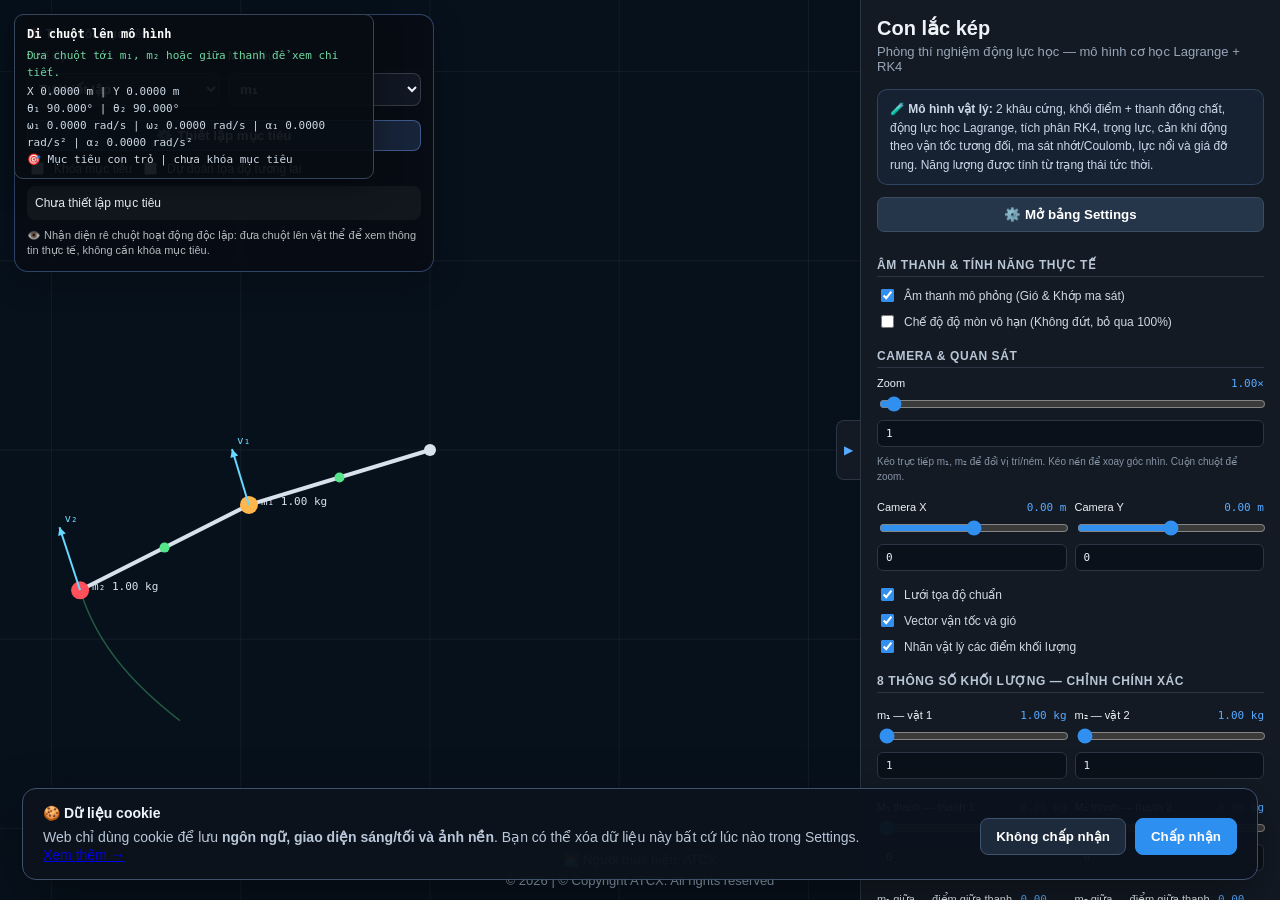
<file: index.html>
<!doctype html>
<html lang="vi">
<head>
<meta charset="utf-8">
<meta name="viewport" content="width=device-width,initial-scale=1">
<link rel="icon" type="image/jpeg" href="logo.jpg">
<title>Con lắc kép — Phòng thí nghiệm động lực học nâng cao</title>
<link rel="stylesheet" href="index.css"><script src="cookie-theme.js"></script>
</head>
<body>
<div class="app">
<div class="stage">
  <canvas id="cv"></canvas>
  <div id="toggleBtn" class="toggle-btn" title="Thu gọn/Mở rộng Bảng điều khiển">▶</div>
  <div id="targetPanel" class="target-panel draggable-panel">
    <div class="hover-title">🎯 Theo dõi mục tiêu</div>
    <div class="target-grid">
      <label>Chế độ
        <select id="targetMode">
          <option value="auto">Tự thiết lập</option>
          <option value="manual">Chọn mục tiêu</option>
        </select>
      </label>
      <label>Mục tiêu
        <select id="targetSelect">
          <option value="m1">m₁</option>
          <option value="m2">m₂</option>
          <option value="m1Mid">Giữa thanh 1</option>
          <option value="m2Mid">Giữa thanh 2</option>
          <option value="m1End">Đầu thanh 1</option>
          <option value="m2End">Đầu thanh 2</option>
        </select>
      </label>
    </div>
    <div class="target-actions">
      <button type="button" id="targetSetup">⚙️ Thiết lập mục tiêu</button>
      <label class="check"><input id="targetLock" type="checkbox"> Khóa mục tiêu</label>
      <label class="check"><input id="predictionToggle" type="checkbox"> Dự đoán tọa độ tương lai</label>
    </div>
    <div id="targetLive">Chưa thiết lập mục tiêu</div>
    <div class="target-note">👁️ Nhận diện rê chuột hoạt động độc lập: đưa chuột lên vật thể để xem thông tin thực tế, không cần khóa mục tiêu.</div>
  </div>
  <div id="predictionControls" class="prediction-panel draggable-panel" hidden>
    <div class="hover-title drag-handle">🔮 Dự đoán tọa độ tương lai</div>
    <div class="prediction-grid">
      <label>Mục tiêu Aimbot
        <select id="predictionTarget">
          <option value="m1">m₁</option>
          <option value="m2">m₂</option>
          <option value="m1Mid">Giữa thanh 1</option>
          <option value="m2Mid">Giữa thanh 2</option>
          <option value="m1End">Đầu thanh 1</option>
          <option value="m2End">Đầu thanh 2</option>
        </select>
      </label>
      <label>Thời gian dự đoán (s)
        <input id="predictionHorizon" type="number" min="0.05" max="10" step="0.05" value="2">
      </label>
      <label>Số mốc dự đoán
        <input id="predictionSamples" type="number" min="2" max="12" step="1" value="6">
      </label>
    </div>
    <div id="predictionCurrent">Tọa độ hiện tại: X 0.00000 m | Y 0.00000 m</div>
    <div class="hover-title prediction-results-title">📍 Tọa độ dự đoán</div>
    <div id="predictionTableWrap"></div>
  </div>
  <div id="hoverInfo" class="hover-info draggable-panel">
    <div class="hover-title" id="hoverTitle">Di chuột lên mô hình</div>
    <div id="hoverDetail">Đưa chuột tới m₁, m₂ hoặc giữa thanh để xem chi tiết.</div>
    <div id="hoverCoords">X 0.0000 m | Y 0.0000 m</div>
    <div id="hoverAngles">θ₁ 90.000° | θ₂ 90.000°</div>
    <div id="hoverOmega">ω₁ 0.0000 rad/s | ω₂ 0.0000 rad/s | α₁ 0.0000 rad/s² | α₂ 0.0000 rad/s²</div>
    <div id="hoverTarget">🎯 Mục tiêu con trỏ | chưa khóa mục tiêu</div>
  </div>
</div>
<aside class="panel" id="sidePanel">
<h1>Con lắc kép</h1>
<div class="sub">Phòng thí nghiệm động lực học — mô hình cơ học Lagrange + RK4</div>
<div class="physics-model-note"><b>🧪 Mô hình vật lý:</b> 2 khâu cứng, khối điểm + thanh đồng chất, động lực học Lagrange, tích phân RK4, trọng lực, cản khí động theo vận tốc tương đối, ma sát nhớt/Coulomb, lực nổi và giá đỡ rung. Năng lượng được tính từ trạng thái tức thời.</div><button type="button" class="settings-link" id="openSettings">⚙️ Mở bảng Settings</button>

<h2>Âm thanh & Tính năng thực tế</h2>
<label class="check"><input id="soundOn" type="checkbox" checked>Âm thanh mô phỏng (Gió & Khớp ma sát)</label>
<label class="check"><input id="infiniteWear" type="checkbox">Chế độ độ mòn vô hạn (Không đứt, bỏ qua 100%)</label>

<h2>Camera & Quan sát</h2>
<div class="field"><div class="lab"><span>Zoom</span><span class="val" id="zoomV"></span></div><input id="zoom" type="range" min=".25" max="40" step=".01" value="1"></div>
<div class="note">Kéo trực tiếp m₁, m₂ để đổi vị trí/ném. Kéo nền để xoay góc nhìn. Cuộn chuột để zoom.</div>
<div class="grid">
<div class="field"><div class="lab"><span>Camera X</span><span class="val" id="camXV"></span></div><input id="camX" type="range" min="-100" max="100" step=".01" value="0"></div>
<div class="field"><div class="lab"><span>Camera Y</span><span class="val" id="camYV"></span></div><input id="camY" type="range" min="-100" max="100" step=".01" value="0"></div>
</div>
<label class="check"><input id="gridOn" type="checkbox" checked>Lưới tọa độ chuẩn</label>
<label class="check"><input id="vectors" type="checkbox" checked>Vector vận tốc và gió</label>
<label class="check"><input id="labels" type="checkbox" checked>Nhãn vật lý các điểm khối lượng</label>

<h2>8 thông số khối lượng — chỉnh chính xác</h2>
<div class="grid">
<div class="field"><div class="lab"><span>m₁ — vật 1</span><span class="val" id="m1V"></span></div><input id="m1" type="range" min="0.1" max="2000" step=".01" value="1"></div>
<div class="field"><div class="lab"><span>m₂ — vật 2</span><span class="val" id="m2V"></span></div><input id="m2" type="range" min="0.1" max="2000" step=".01" value="1"></div>
<div class="field"><div class="lab"><span>M₁ thanh — thanh 1</span><span class="val" id="MR1V"></span></div><input id="MR1" type="range" min="0" max="2000" step=".01" value="0"></div>
<div class="field"><div class="lab"><span>M₂ thanh — thanh 2</span><span class="val" id="MR2V"></span></div><input id="MR2" type="range" min="0" max="2000" step=".01" value="0"></div>
<div class="field"><div class="lab"><span>m₁ giữa — điểm giữa thanh 1</span><span class="val" id="m1MidV"></span></div><input id="m1Mid" type="range" min="0" max="2000" step=".01" value="0"></div>
<div class="field"><div class="lab"><span>m₂ giữa — điểm giữa thanh 2</span><span class="val" id="m2MidV"></span></div><input id="m2Mid" type="range" min="0" max="2000" step=".01" value="0"></div>
<div class="field"><div class="lab"><span>m₁ đầu — khối tập trung đầu thanh 1</span><span class="val" id="m1EndV"></span></div><input id="m1End" type="range" min="0" max="2000" step=".01" value="0"></div>
<div class="field"><div class="lab"><span>m₂ đầu — khối tập trung đầu thanh 2</span><span class="val" id="m2EndV"></span></div><input id="m2End" type="range" min="0" max="2000" step=".01" value="0"></div>
</div>

<h2>⚖️ Điều khiển khối lượng nâng cao</h2>
<div class="mass-tools">
  <div class="mass-total-row">
    <label for="totalMass">Tổng khối lượng 5 vị trí</label>
    <input id="totalMass" type="range" min="0" max="10000" step="0.01" value="2000">
    <span class="val" id="totalMassV"></span>
  </div>
  <div class="mass-five-grid">
    <div class="mass-slider"><div class="lab"><span>Vị trí 1 — m₁</span><span class="val" id="massPart1V"></span></div><input id="massPart1" type="range" min="0" max="2000" step="0.01" value="400"></div>
    <div class="mass-slider"><div class="lab"><span>Vị trí 2 — m₂</span><span class="val" id="massPart2V"></span></div><input id="massPart2" type="range" min="0" max="2000" step="0.01" value="400"></div>
    <div class="mass-slider"><div class="lab"><span>Vị trí 3 — giữa thanh 1</span><span class="val" id="massPart3V"></span></div><input id="massPart3" type="range" min="0" max="2000" step="0.01" value="400"></div>
    <div class="mass-slider"><div class="lab"><span>Vị trí 4 — giữa thanh 2</span><span class="val" id="massPart4V"></span></div><input id="massPart4" type="range" min="0" max="2000" step="0.01" value="400"></div>
    <div class="mass-slider"><div class="lab"><span>Vị trí 5 — đầu thanh 1</span><span class="val" id="massPart5V"></span></div><input id="massPart5" type="range" min="0" max="2000" step="0.01" value="400"></div>
  </div>
  <div class="mass-actions">
    <button type="button" id="splitMass">⚖️ Chia đều tổng khối lượng cho 5 vị trí</button>
    <button type="button" id="applyMassParts">✅ Áp dụng 5 giá trị vào mô hình</button>
  </div>
  <div class="note">Ví dụ: nhập <b>2000 kg</b> rồi bấm “Chia đều” → mỗi vị trí <b>400 kg</b>. Mỗi vị trí đều có thanh kéo riêng để chỉnh chính xác từng giá trị.</div>
</div>

<h2>Hình học & Cấu trúc</h2>
<div class="note">Có thể chỉnh riêng chiều dài thanh 1 và thanh 2 để khảo sát ảnh hưởng của hình học đến chuyển động.</div>
<div class="grid">
<div class="field"><div class="lab"><span>Độ dài thanh 1 — L₁</span><span class="val" id="L1V"></span></div><input id="L1" type="range" min=".1" max="20" step=".01" value="1"></div>
<div class="field"><div class="lab"><span>Độ dài thanh 2 — L₂</span><span class="val" id="L2V"></span></div><input id="L2" type="range" min=".1" max="20" step=".01" value="1"></div>
<div class="field"><div class="lab"><span>Đường kính thanh d₁</span><span class="val" id="d1V"></span></div><input id="d1" type="range" min="0.02" max="20" step=".001" value=".02"></div>
<div class="field"><div class="lab"><span>Đường kính thanh d₂</span><span class="val" id="d2V"></span></div><input id="d2" type="range" min="0.02" max="20" step=".001" value=".02"></div>
<div class="field"><div class="lab"><span>Bán kính vật r₁</span><span class="val" id="r1V"></span></div><input id="r1" type="range" min="0.1" max="40" step=".001" value=".08"></div>
<div class="field"><div class="lab"><span>Bán kính vật r₂</span><span class="val" id="r2V"></span></div><input id="r2" type="range" min="0.1" max="40" step=".001" value=".08"></div>
</div>

<h2>Điều kiện ban đầu</h2>
<div class="grid">
<div class="field"><div class="lab"><span>θ₁</span><span class="val" id="t1V"></span></div><input id="t1" type="range" min="-1800" max="360" value="90"></div>
<div class="field"><div class="lab"><span>θ₂</span><span class="val" id="t2V"></span></div><input id="t2" type="range" min="-1800" max="360" value="90"></div>
<div class="field"><div class="lab"><span>ω₁</span><span class="val" id="w1V"></span></div><input id="w1" type="range" min="-200" max="2000" step=".1" value="0"></div>
<div class="field"><div class="lab"><span>ω₂</span><span class="val" id="w2V"></span></div><input id="w2" type="range" min="-200" max="2000" step=".1" value="0"></div>
</div>
<div class="field">
  <div class="lab"><span>Gia tốc trọng trường g</span><span class="val" id="gV"></span></div>
  <div style="display:flex; gap:8px;">
    <input id="g" type="range" min="0" max="200" step=".01" value="9.81" style="flex:1">
    <select id="gPreset" style="width:110px; margin-top:0; padding:4px 6px;">
      <option value="9.81">Trái Đất</option>
      <option value="1.62">Mặt Trăng</option>
      <option value="3.71">Sao Hỏa</option>
      <option value="24.79">Mộc Tinh</option>
      <option value="0">Không trọng lực</option>
    </select>
  </div>
</div>

<h2>Vật liệu & Hao mòn ổ khớp</h2>
<div class="field">
  <div class="lab"><span>Chất liệu cấu tạo (Chịu lực ly tâm)</span></div>
  <select id="material">
    <option value="s1">s1 - Vật liệu gốc (Tiêu chuẩn)</option>
    <option value="s2">s2 - Thép (Cứng, chịu ly tâm tốt)</option>
    <option value="s3">s3 - Titanium (Rất cứng, siêu bền)</option>
    <option value="s4">s4 - Sắt (Cứng trung bình)</option>
    <option value="s5">s5 - Dây thừng (Mềm, mòn/đứt nhanh)</option>
  </select>
</div>
<div class="note">Giới hạn đứt được ước tính từ ứng suất kéo cực hạn của vật liệu và tiết diện tròn của thanh/dây. Đây là mô hình giáo dục; giá trị thực tế còn phụ thuộc hình dạng, khuyết tật, mối nối và hệ số an toàn.</div>

<div class="grid">
<div class="field"><div class="lab"><span>Nhớt b₁</span><span class="val" id="b1V"></span></div><input id="b1" type="range" min="0" max="100" step=".001" value=".02"></div>
<div class="field"><div class="lab"><span>Nhớt b₂</span><span class="val" id="b2V"></span></div><input id="b2" type="range" min="0" max="100" step=".001" value=".02"></div>
<div class="field"><div class="lab"><span>Ma sát khô τ₁</span><span class="val" id="f1V"></span></div><input id="f1" type="range" min="0" max="50" step=".001" value=".005"></div>
<div class="field"><div class="lab"><span>Ma sát khô τ₂</span><span class="val" id="f2V"></span></div><input id="f2" type="range" min="0" max="50" step=".001" value=".005"></div>
</div>
<div class="field"><div class="lab"><span>Hệ số mòn cơ bản</span><span class="val" id="wearRateV"></span></div><input id="wearRate" type="range" min="0" max="0.1" step=".000001" value=".00001"></div>

<h2>🔬 Chế độ nghiên cứu</h2>
<div class="research-box">
  <div class="field">
    <div class="lab"><span>Tốc độ mòn</span><span class="val" id="wearSpeedV"></span></div>
    <input id="wearSpeed" type="range" min="1" max="10" step=".1" value="1">
  </div>
  <div class="research-presets">
    <button type="button" data-wear-speed="1">x1 Chuẩn</button>
    <button type="button" data-wear-speed="5">x5 Nhanh</button>
    <button type="button" data-wear-speed="10">x10 Tối đa</button>
  </div>
</div>
<div class="research-box">
  <label class="check"><input id="maxEnergyDropOn" type="checkbox"> Giới hạn giảm năng lượng</label>
<label class="check"><input id="performanceMode" type="checkbox" checked> 🚀 Tối ưu hiệu năng CPU/GPU</label>
<div class="note" id="performanceInfo">Đang phát hiện CPU/GPU...</div>
  <div class="field">
    <div class="lab"><span>Mức giảm năng lượng mỗi giây</span><span class="val" id="maxEnergyDropV"></span></div>
    <input id="maxEnergyDrop" type="range" min="1" max="10000" step="1" value="1000">
  </div>
</div>

<h2>Không khí & Gió động</h2>
<div class="grid">
<div class="field"><div class="lab"><span>Nhiệt độ</span><span class="val" id="tempV"></span></div><input id="temp" type="range" min="-200" max="500" value="20"></div>
<div class="field"><div class="lab"><span>Áp suất</span><span class="val" id="pressV"></span></div><input id="press" type="range" min="800000" max="1100000" step="100" value="101325"></div>
<div class="field"><div class="lab"><span>Gió tĩnh</span><span class="val" id="windV"></span></div><input id="wind" type="range" min="0" max="500" step=".1" value="0"></div>
<div class="field"><div class="lab"><span>Hướng gió</span><span class="val" id="windAngV"></span></div><input id="windAng" type="range" min="0" max="360" value="0"></div>
<div class="field"><div class="lab"><span>Gió giật</span><span class="val" id="gustV"></span></div><input id="gust" type="range" min="0" max="3000" step=".1" value="0"></div>
<div class="field"><div class="lab"><span>Chu kỳ giật</span><span class="val" id="gustPV"></span></div><input id="gustP" type="range" min="2" max="2000" step=".1" value="3"></div>
<div class="field"><div class="lab"><span>Cd vật</span><span class="val" id="cdV"></span></div><input id="cd" type="range" min="0" max="200" step=".01" value=".47"></div>
<div class="field"><div class="lab"><span>Cd thanh</span><span class="val" id="rodCdV"></span></div><input id="rodCd" type="range" min="0" max="200" step=".01" value="1.2"></div>
</div>
<label class="check"><input id="air" type="checkbox" checked>Cản không khí</label>
<label class="check"><input id="windOn" type="checkbox">Bật gió</label>
<div class="grid">
<div class="field"><div class="lab"><span>Độ nhớt μ</span><span class="val" id="viscV"></span></div><input id="visc" type="range" min="0" max="2" step=".000001" value=".000018"></div>
<div class="field"><div class="lab"><span>Mật độ chất lưu ρf</span><span class="val" id="fluidRhoV"></span></div><input id="fluidRho" type="range" min="0" max="20000" step="1" value="1.225"></div>
</div>
<label class="check"><input id="buoy" type="checkbox">Lực đẩy Archimedes</label>

<h2>Môi trường nâng cao & Rung</h2>
<div class="grid">
<div class="field"><div class="lab"><span>Hệ số ρ khí</span><span class="val" id="airRhoFactorV"></span></div><input id="airRhoFactor" type="range" min="0" max="10" step=".01" value="1"></div>
<div class="field"><div class="lab"><span>Hệ số nhớt môi trường</span><span class="val" id="fluidViscFactorV"></span></div><input id="fluidViscFactor" type="range" min="0" max="10" step=".01" value="1"></div>
<div class="field"><div class="lab"><span>Biên độ rung</span><span class="val" id="supAmpV"></span></div><input id="supAmp" type="range" min="0" max="50" step=".001" value="0"></div>
<div class="field"><div class="lab"><span>Tần số rung</span><span class="val" id="supFreqV"></span></div><input id="supFreq" type="range" min="1" max="2000" step=".1" value="1"></div>
<div class="field"><div class="lab"><span>Hướng rung</span><span class="val" id="supAngV"></span></div><input id="supAng" type="range" min="0" max="360" value="0"></div>
</div>

<h2>Lực ngoại vi (Ném/Đẩy)</h2>
<div class="grid">
<div class="field"><div class="lab"><span>Lực F</span><span class="val" id="forceV"></span></div><input id="force" type="range" min="0" max="30000" step=".1" value="0"></div>
<div class="field"><div class="lab"><span>Hướng lực</span><span class="val" id="forceAngV"></span></div><input id="forceAng" type="range" min="0" max="360" value="0"></div>
<div class="field"><div class="lab"><span>Thời gian</span><span class="val" id="forceDurV"></span></div><input id="forceDur" type="range" min="0.1" max="1000" step=".01" value=".2"></div>
</div>
<select id="forceBody"><option value="1">Tác dụng lên m₁</option><option value="2">Tác dụng lên m₂</option></select>
<button class="force" id="applyForce">Tác dụng lực</button>

<h2>ĐIỀU KHIỂN MÔ PHỎNG</h2>
<div class="field"><div class="lab"><span>Tốc độ thời gian</span><span class="val" id="speedV"></span></div><input id="speed" type="range" min="1" max="500" step=".1" value="1"></div>
<div class="field"><div class="lab"><span>Vệt quỹ đạo</span><span class="val" id="trailV"></span></div><input id="trail" type="range" min="0" max="1000000" value="2"></div>
<button class="primary" id="pause">Tạm dừng</button>
<button id="reset">Reset hệ thống</button>

<h2 style="margin-top:24px; border-color:#324360; color:#fff">BẢNG ĐO LƯỜNG NĂNG LƯỢNG</h2>
<div class="energy-panel">
  <div class="meter-wrap">
     <div class="meter-label">Động năng (K)</div>
     <div class="meter"><div id="barK" style="width:0%; background:var(--green)"></div><span class="meter-val" id="valK">0 J</span></div>
  </div>
  <div class="meter-wrap">
     <div class="meter-label">Thế năng (|U|)</div>
     <div class="meter"><div id="barU" style="width:0%; background:var(--blue)"></div><span class="meter-val" id="valU">0 J</span></div>
  </div>
  <div class="meter-wrap">
     <div class="meter-label">Tiêu hao (Loss)</div>
     <div class="meter"><div id="barLoss" style="width:0%; background:var(--orange)"></div><span class="meter-val" id="valLoss">0 J</span></div>
  </div>
  <div class="meter-wrap">
     <div class="meter-label">Cơ năng hiện có (E)</div>
     <div class="meter energy-current"><div id="barEnergy" style="width:0%; background:var(--blue)"></div><span class="meter-val" id="valEnergy">0 J</span></div>
  </div>
  <div class="energy-status" id="energyStatus">⚡ Đang dao động</div>
  <div class="energy-status-detail" id="energyStatusDetail">Đang phân tích trạng thái năng lượng của hệ...</div>
  <div class="energy-alert" id="energyAlert">ℹ️ Chưa có cảnh báo năng lượng.</div>
  <div class="energy-detail-line" id="energyDetailLine">K 0.0000 J | U 0.0000 J | E 0.0000 J | còn 0%</div>
  <div class="energy-detail-grid energy-status-grid">
    <div><b>Chuyển hóa năng lượng</b><span id="energyFlow">K ↔ U</span></div>
    <div><b>Mức chuyển động</b><span id="motionLevel">Đang đánh giá</span></div>
    <div><b>Tốc độ hao hụt</b><span id="lossRate">0 W</span></div>
    <div><b>Ước tính còn dao động</b><span id="energyEta">Đang tính...</span></div>
  </div>
  <div class="energy-detail-grid">
    <div><b>Năng lượng còn lại</b><span id="energyRemaining">0 J</span></div>
    <div><b>Ngân sách năng lượng</b><span id="energyBudget">0 J</span></div>
    <div><b>Tỷ lệ còn lại</b><span id="energyPct">0 %</span></div>
    <div><b>Biến thiên E</b><span id="energyRate">0 J/bước</span></div>
  </div>
  <details class="energy-breakdown" open>
    <summary>🔬 Phân rã động năng — kiểm tra chi tiết</summary>
    <div class="break-grid">
      <span>m₁</span><b id="kM1">0 J</b><span>m₂</span><b id="kM2">0 J</b>
      <span>Giữa thanh 1</span><b id="kMid1">0 J</b><span>Giữa thanh 2</span><b id="kMid2">0 J</b>
      <span>Thanh 1</span><b id="kRod1">0 J</b><span>Thanh 2</span><b id="kRod2">0 J</b>
    </div>
  </details>
  <details class="energy-breakdown">
    <summary>📐 Phân rã thế năng</summary>
    <div class="break-grid">
      <span>m₁</span><b id="uM1">0 J</b><span>m₂</span><b id="uM2">0 J</b>
      <span>Giữa thanh 1</span><b id="uMid1">0 J</b><span>Giữa thanh 2</span><b id="uMid2">0 J</b>
      <span>Thanh 1</span><b id="uRod1">0 J</b><span>Thanh 2</span><b id="uRod2">0 J</b>
    </div>
  </details>
</div>

<h2>CẢM BIẾN ĐỘNG LỰC HỌC CHI TIẾT</h2>
<div class="info">
<span class="sec-title">⏱️ Trạng thái Cơ học</span>
Thời gian t = <b id="time"></b> s<br>
Độ mòn khớp = <b id="wear" class="red"></b> %<br>
Lực dọc trục tại khớp 2 = <b id="fcProxy" class="org"></b> N<br>Giới hạn chịu kéo = <b id="breakCapacity" class="org"></b> N<br>
Tọa độ Khối tâm CM = (<b id="xCM"></b>, <b id="yCM"></b>) m<br>

<span class="sec-title">📐 Động học góc (Angular)</span>
θ₁ = <b id="theta1"></b>° &nbsp;|&nbsp; θ₂ = <b id="theta2"></b>°<br>
ω₁ = <b id="omega1"></b> rad/s &nbsp;|&nbsp; ω₂ = <b id="omega2"></b> rad/s<br>
α₁ = <b id="alpha1"></b> rad/s² &nbsp;|&nbsp; α₂ = <b id="alpha2"></b> rad/s²<br>

<span class="sec-title">📍 Tọa độ & Vận tốc Không gian</span>
|v₁| = <b id="v1"></b> m/s &nbsp;|&nbsp; |v₂| = <b id="v2"></b> m/s<br>
|a₁| = <b id="a1"></b> m/s² &nbsp;|&nbsp; |a₂| = <b id="a2"></b> m/s²<br>

<span class="sec-title">⚖️ Lực & Mô-men (Forces & Torques)</span>
Lực căng thanh T₁ = <b id="T1" class="grn"></b> N &nbsp;|&nbsp; T₂ = <b id="T2" class="grn"></b> N<br>
Mô-men ma sát τ_f1 = <b id="tauF1"></b> N·m &nbsp;|&nbsp; τ_f2 = <b id="tauF2"></b> N·m<br>
Công suất tiêu tán P_loss = <b id="pLoss" class="org"></b> W<br>

<span class="sec-title">⚡ Phân rã Năng lượng (Energy Breakdown)</span>
Tổng Động năng K = <b id="K" class="grn"></b> J<br>
Tổng Thế năng U = <b id="U" class="blue"></b> J<br>
Cơ năng toàn phần E = <b id="E"></b> J<br>
Năng lượng hiện có = <b id="currentEnergy"></b> J<br>
Sai lệch cơ năng ΔE = <b id="dE"></b> J<br>
Công lực ngoài W_ext = <b id="work"></b> J<br>

<span class="sec-title">🌐 Môi trường & Động lượng</span>
Mật độ không khí ρ = <b id="rho"></b> kg/m³<br>
Động lượng tuyến tính |P| = <b id="mom"></b> kg·m/s<br>
Mô-men động lượng |L| = <b id="angMom"></b> kg·m²/s
</div>
</aside>
</div>

<footer class="copyright">
  <div>👨‍💻 Người thực hiện: ATCX</div>
  <div>© 2026 | © Copyright ATCX. All rights reserved</div>
</footer>
<script src="index.js"></script>
<script src="settings-sync.js"></script>
</body>
</html>
</file>
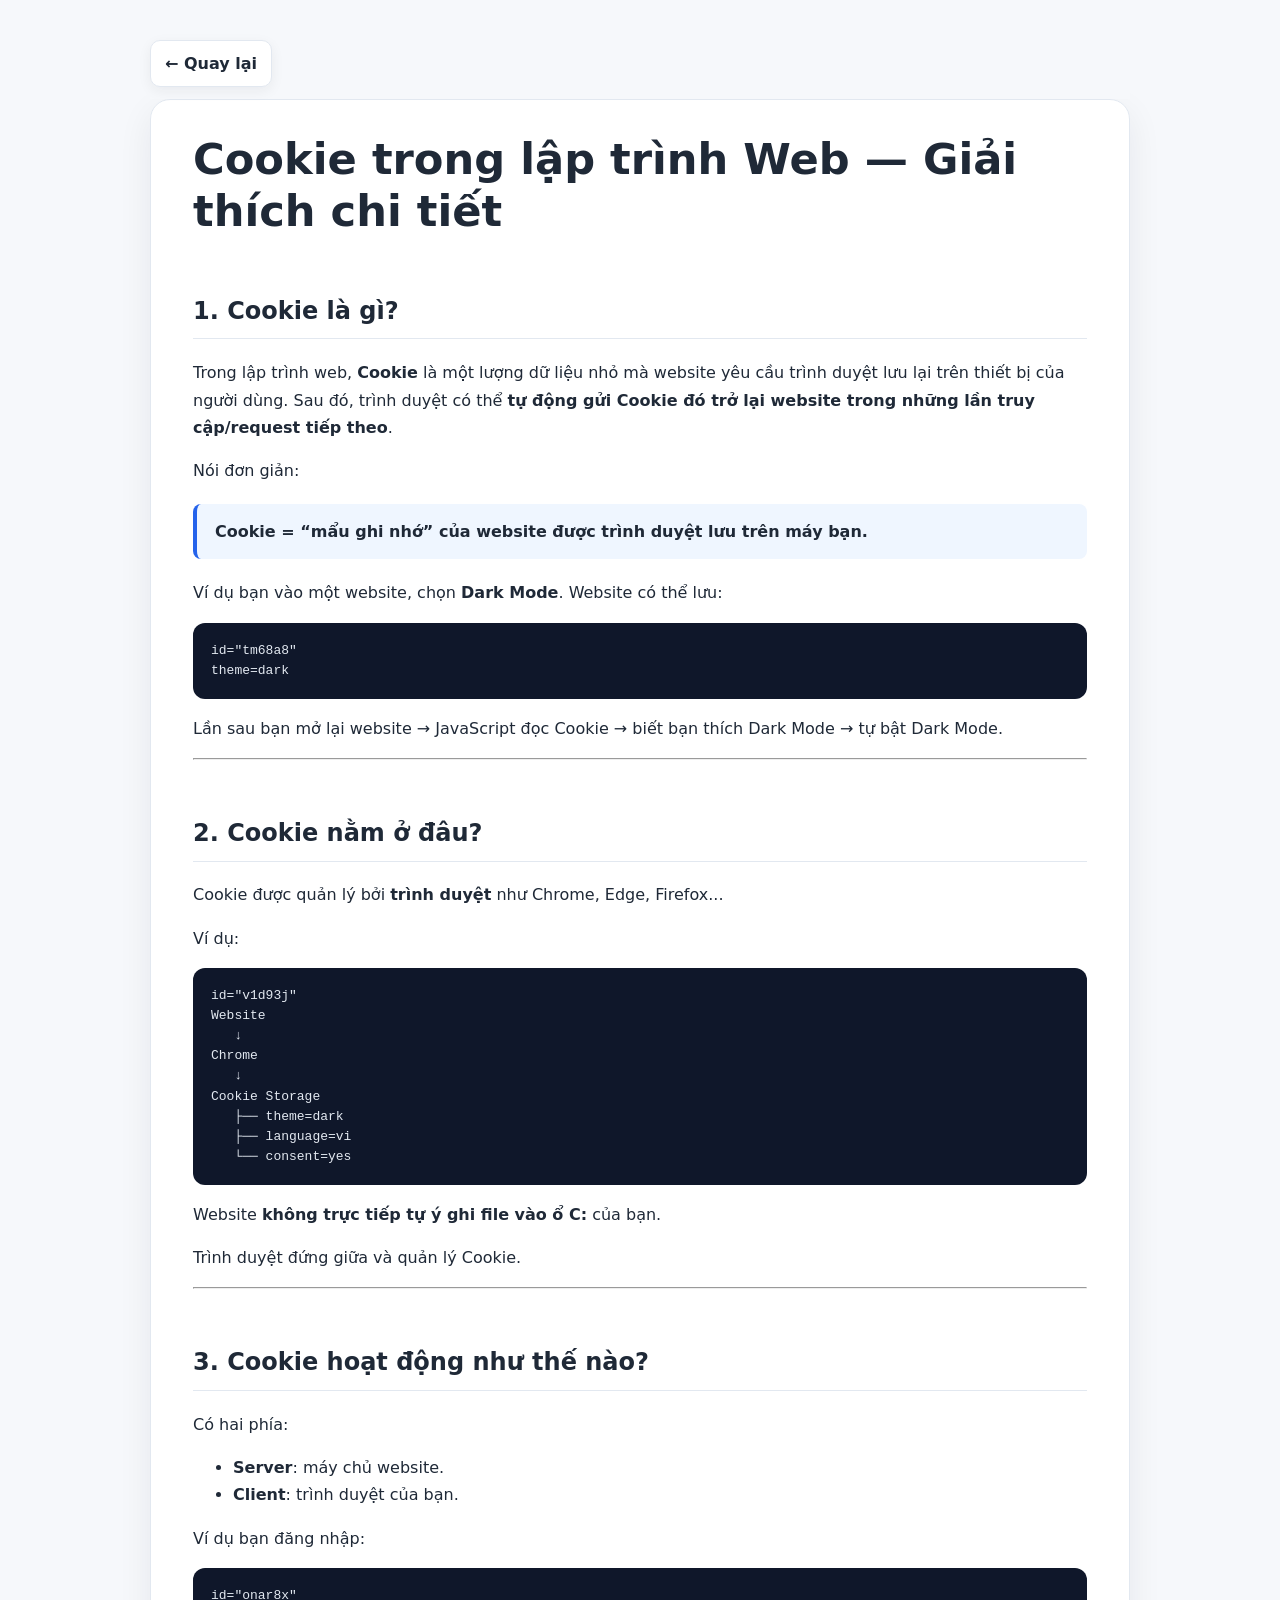
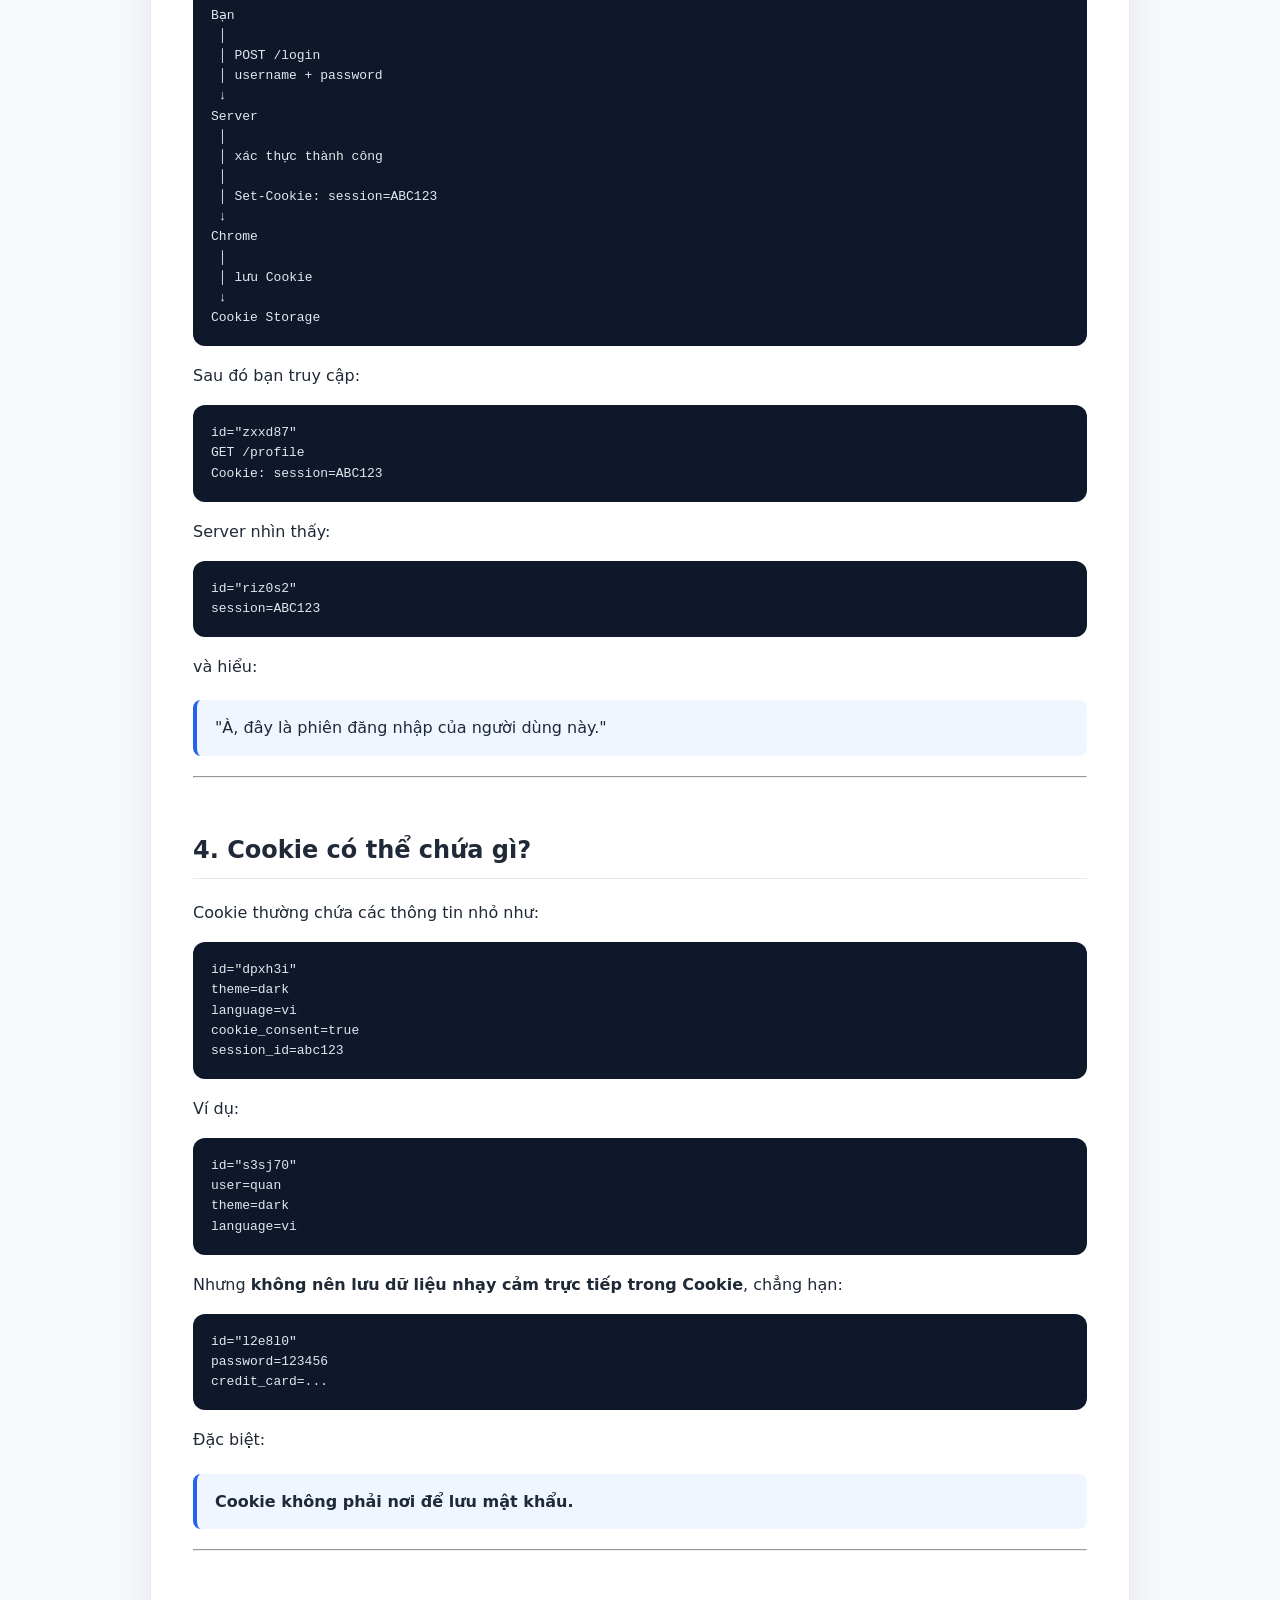
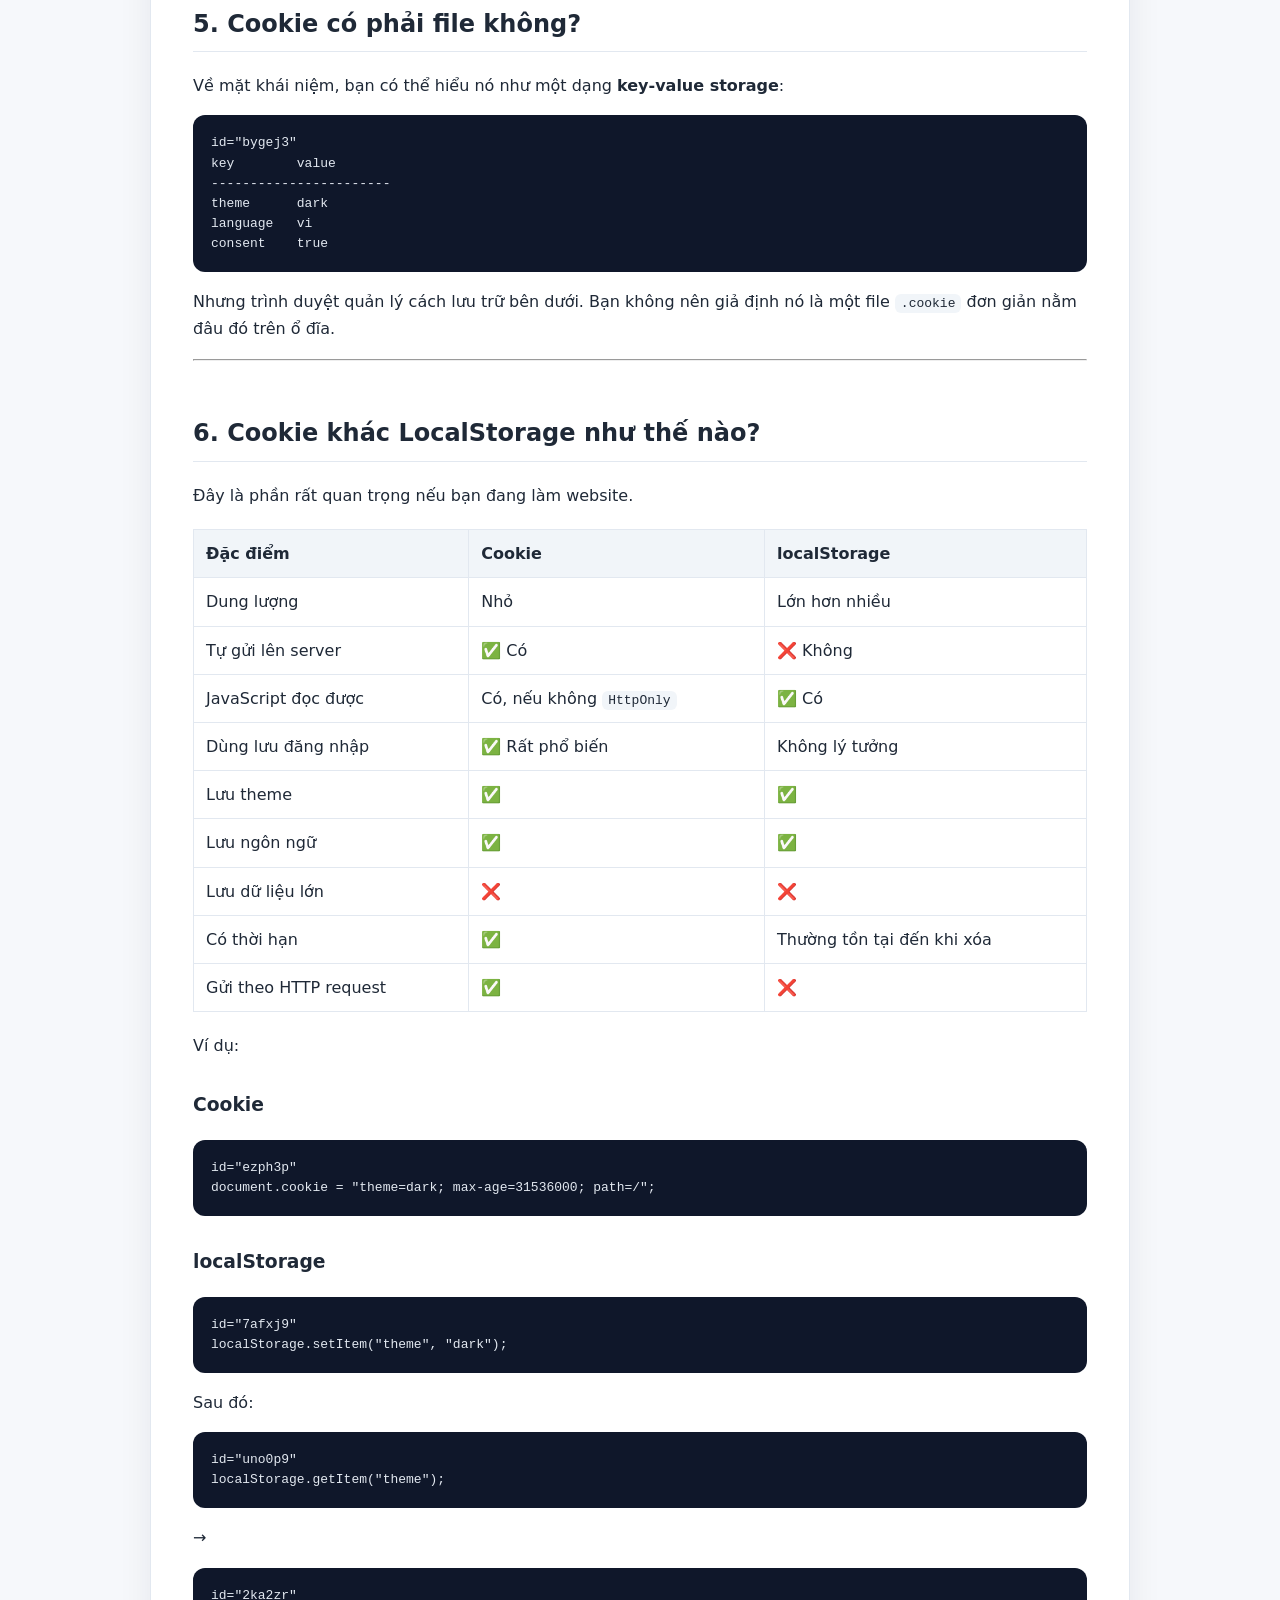
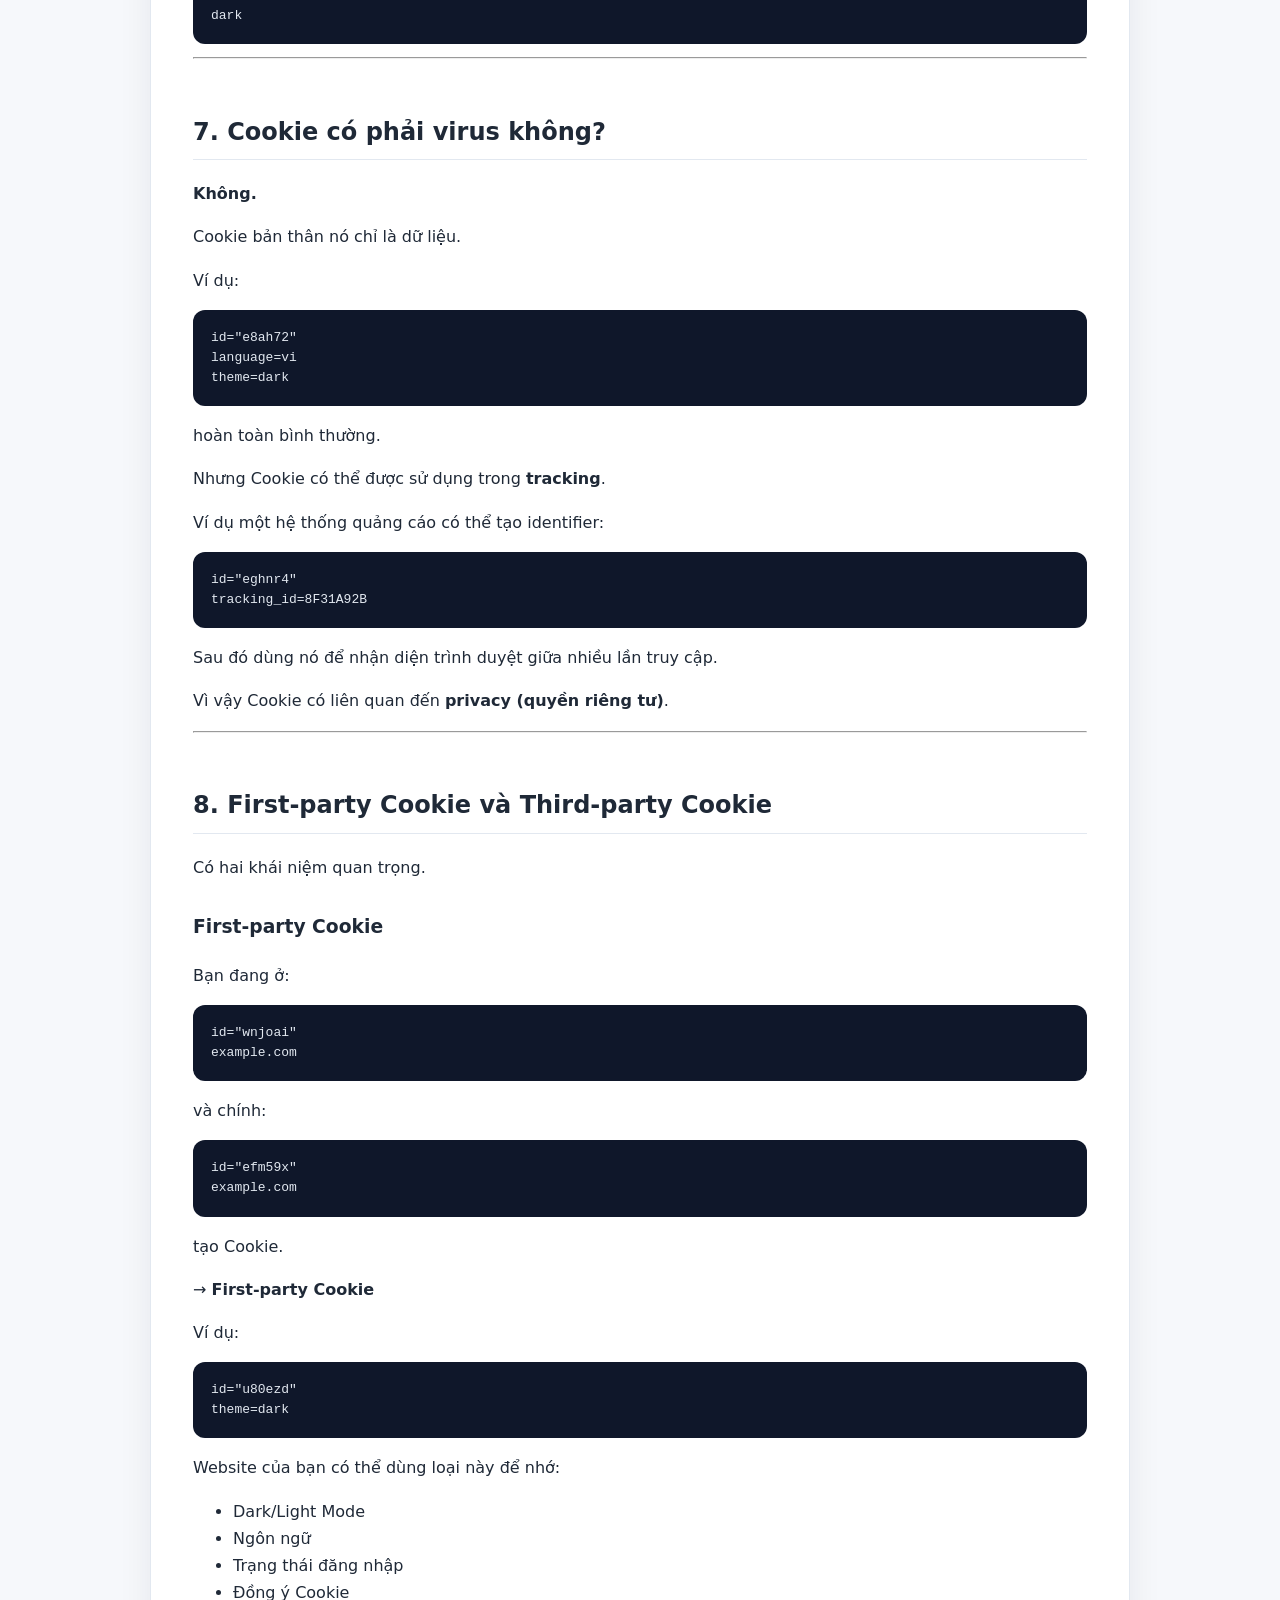
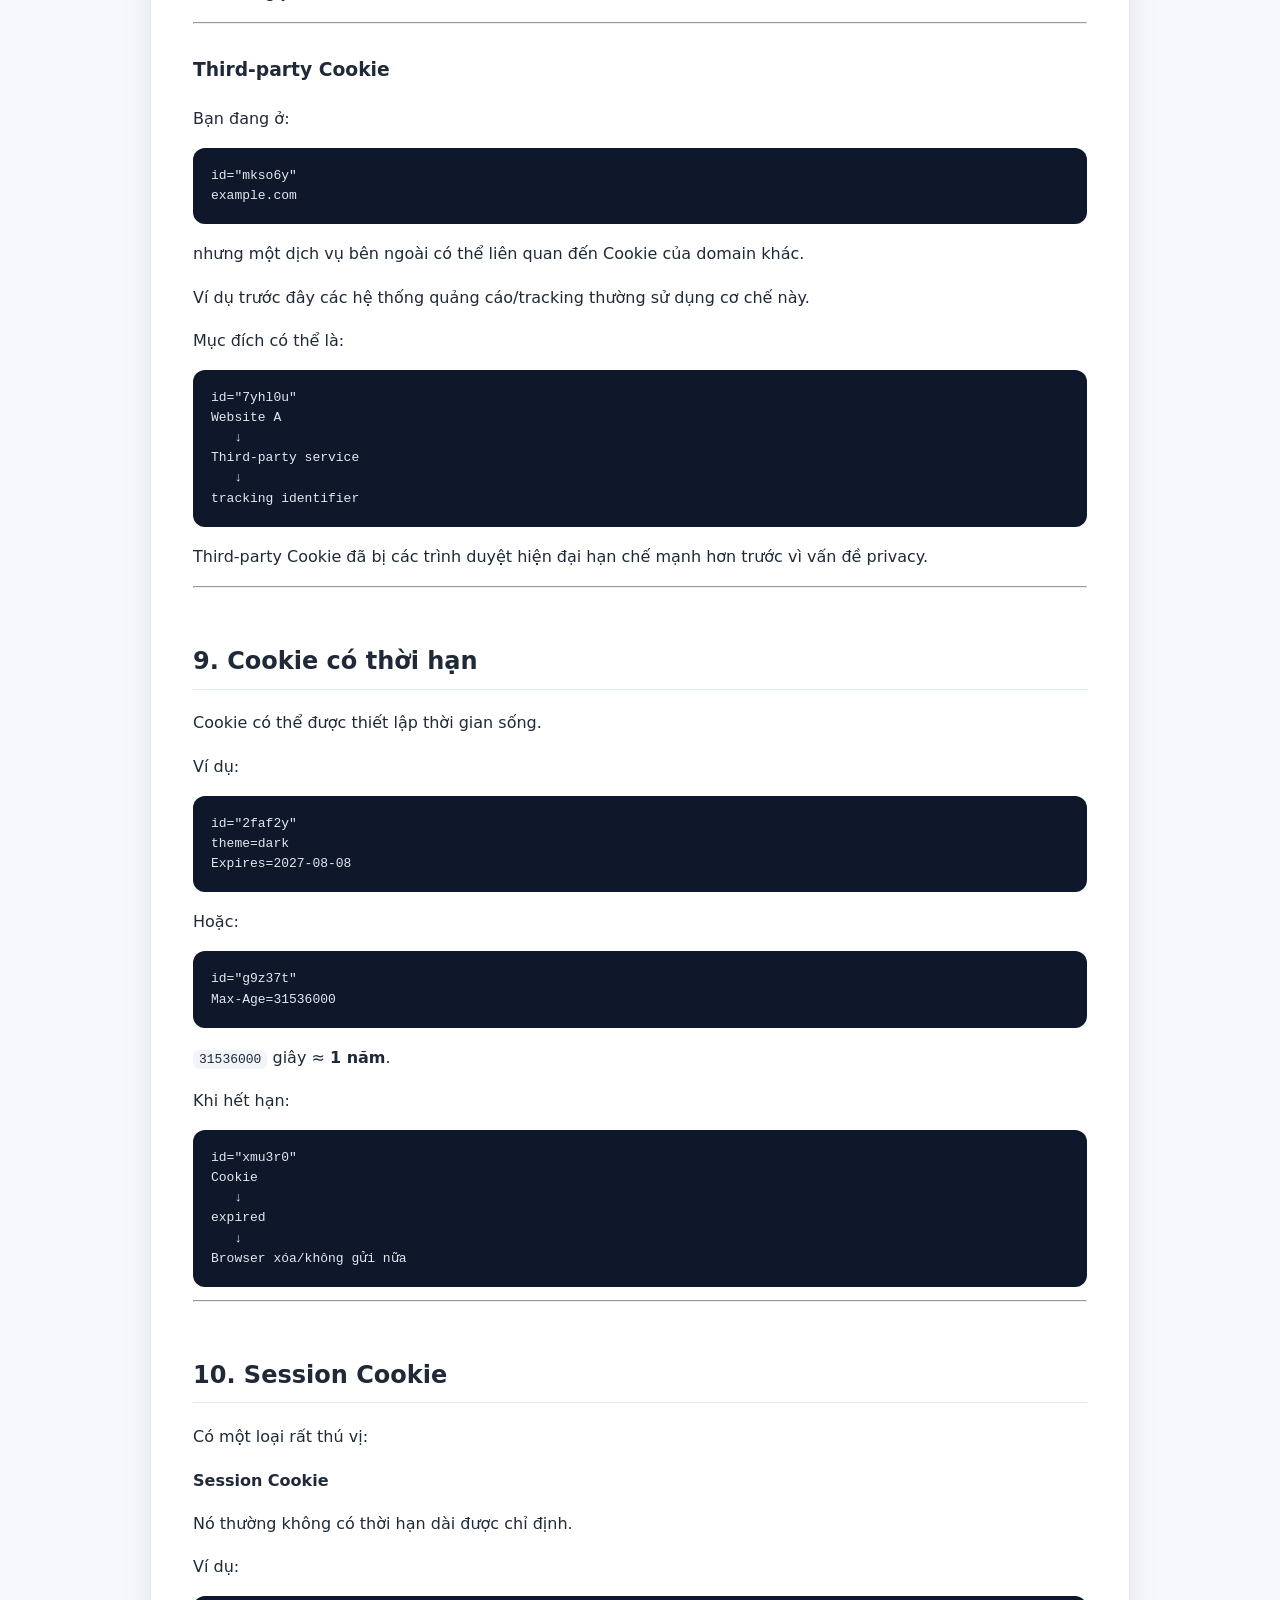
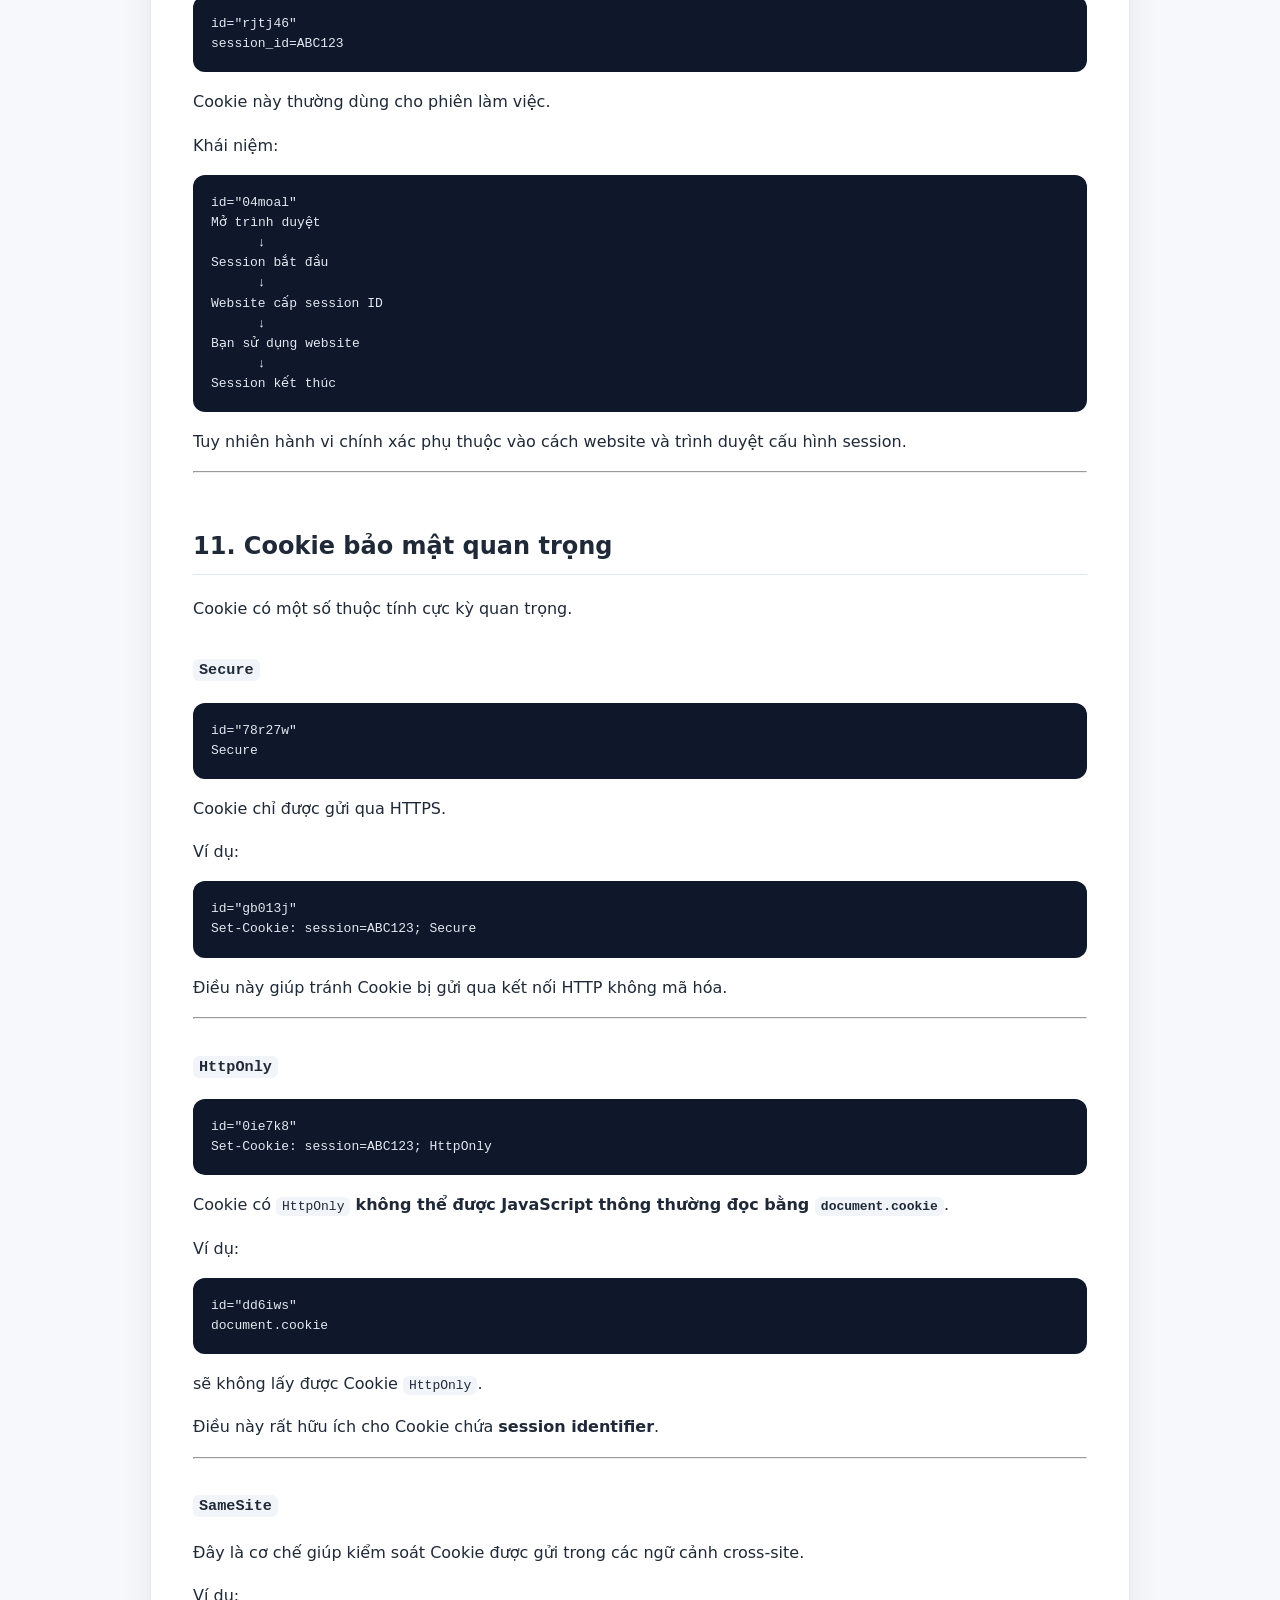
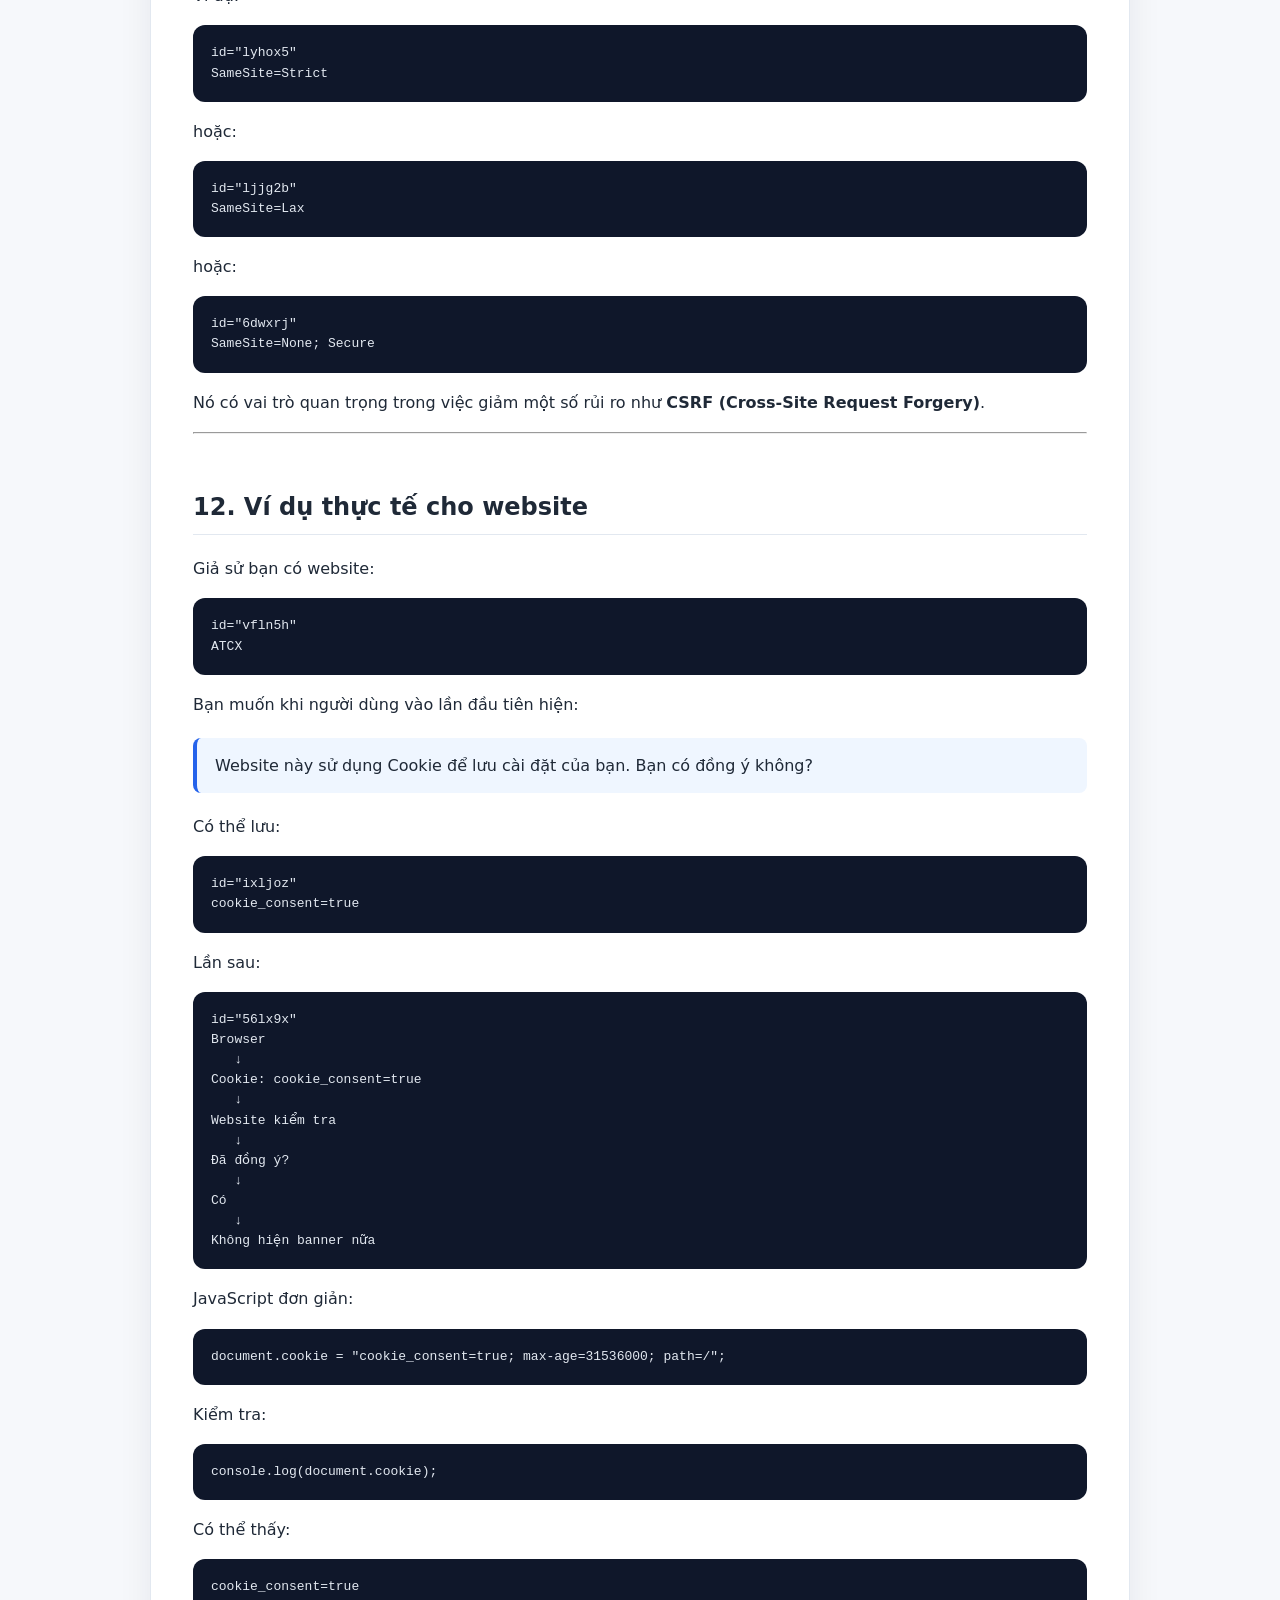
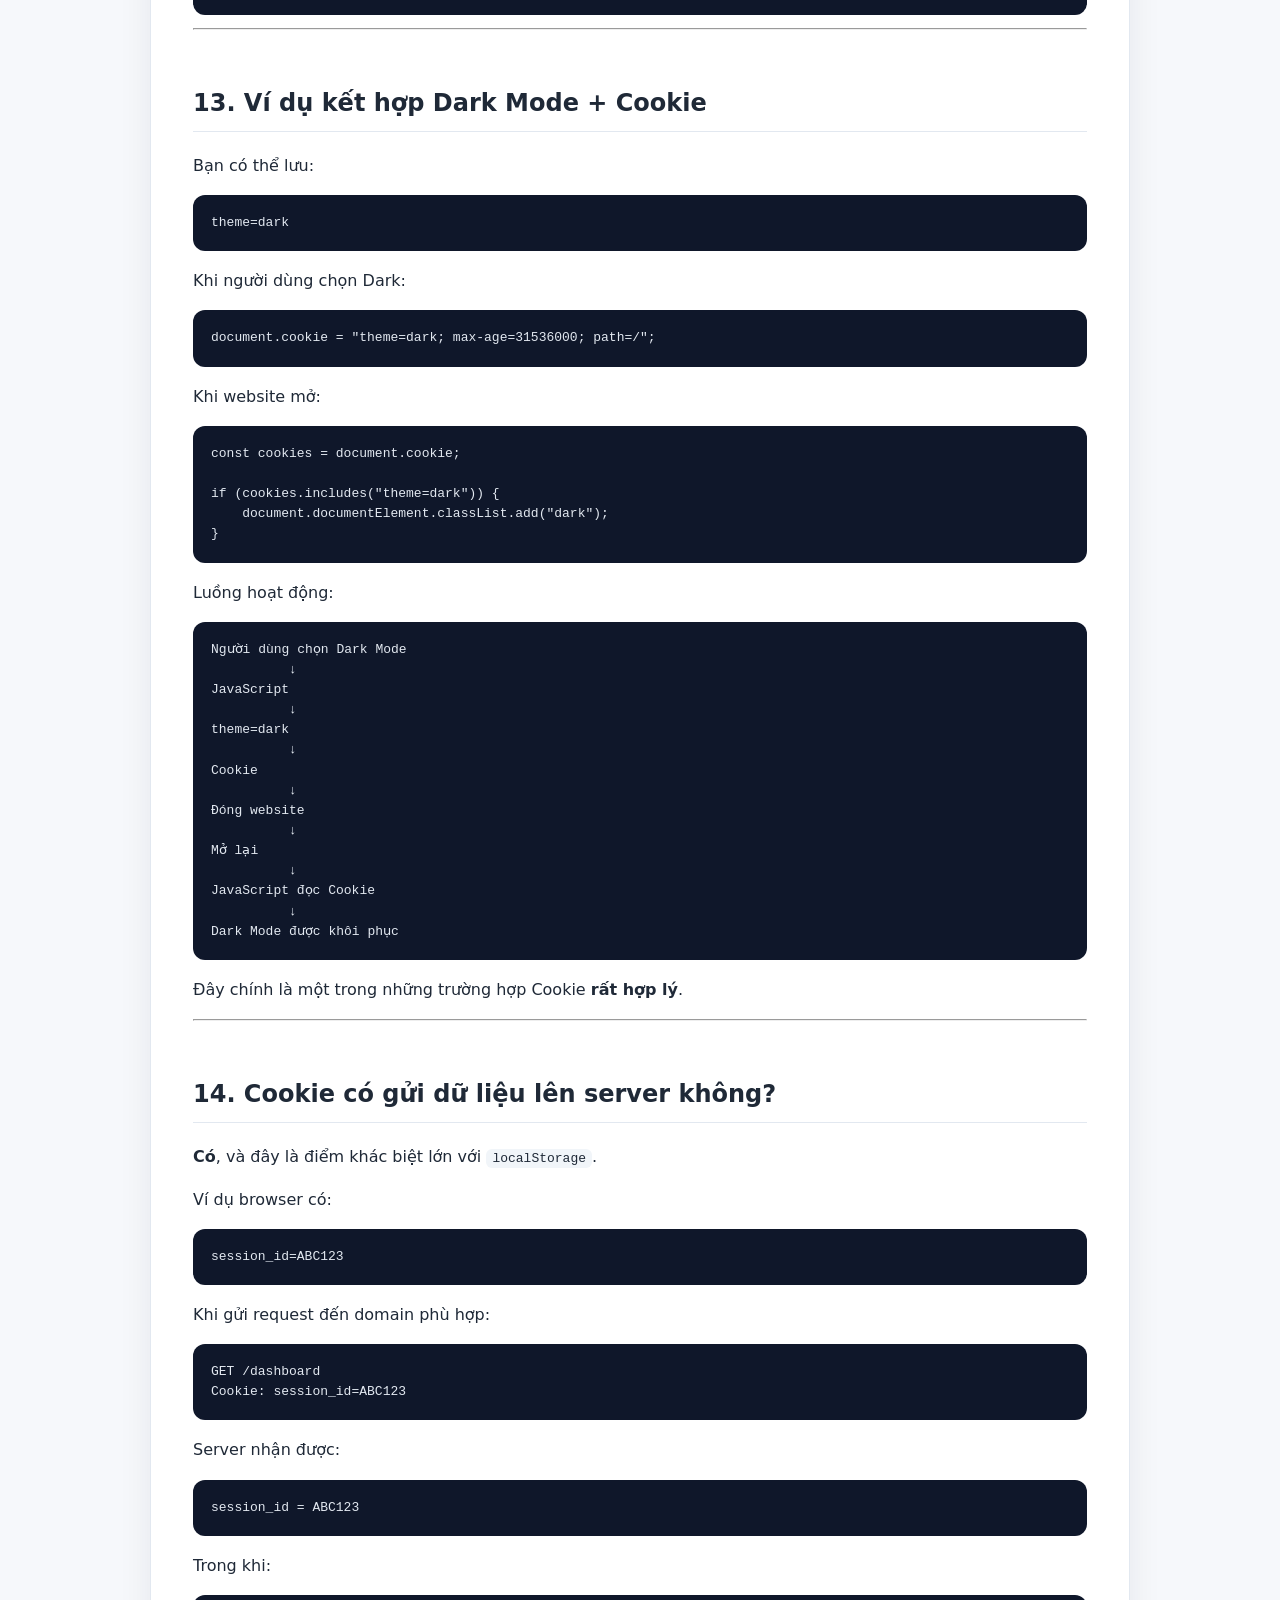
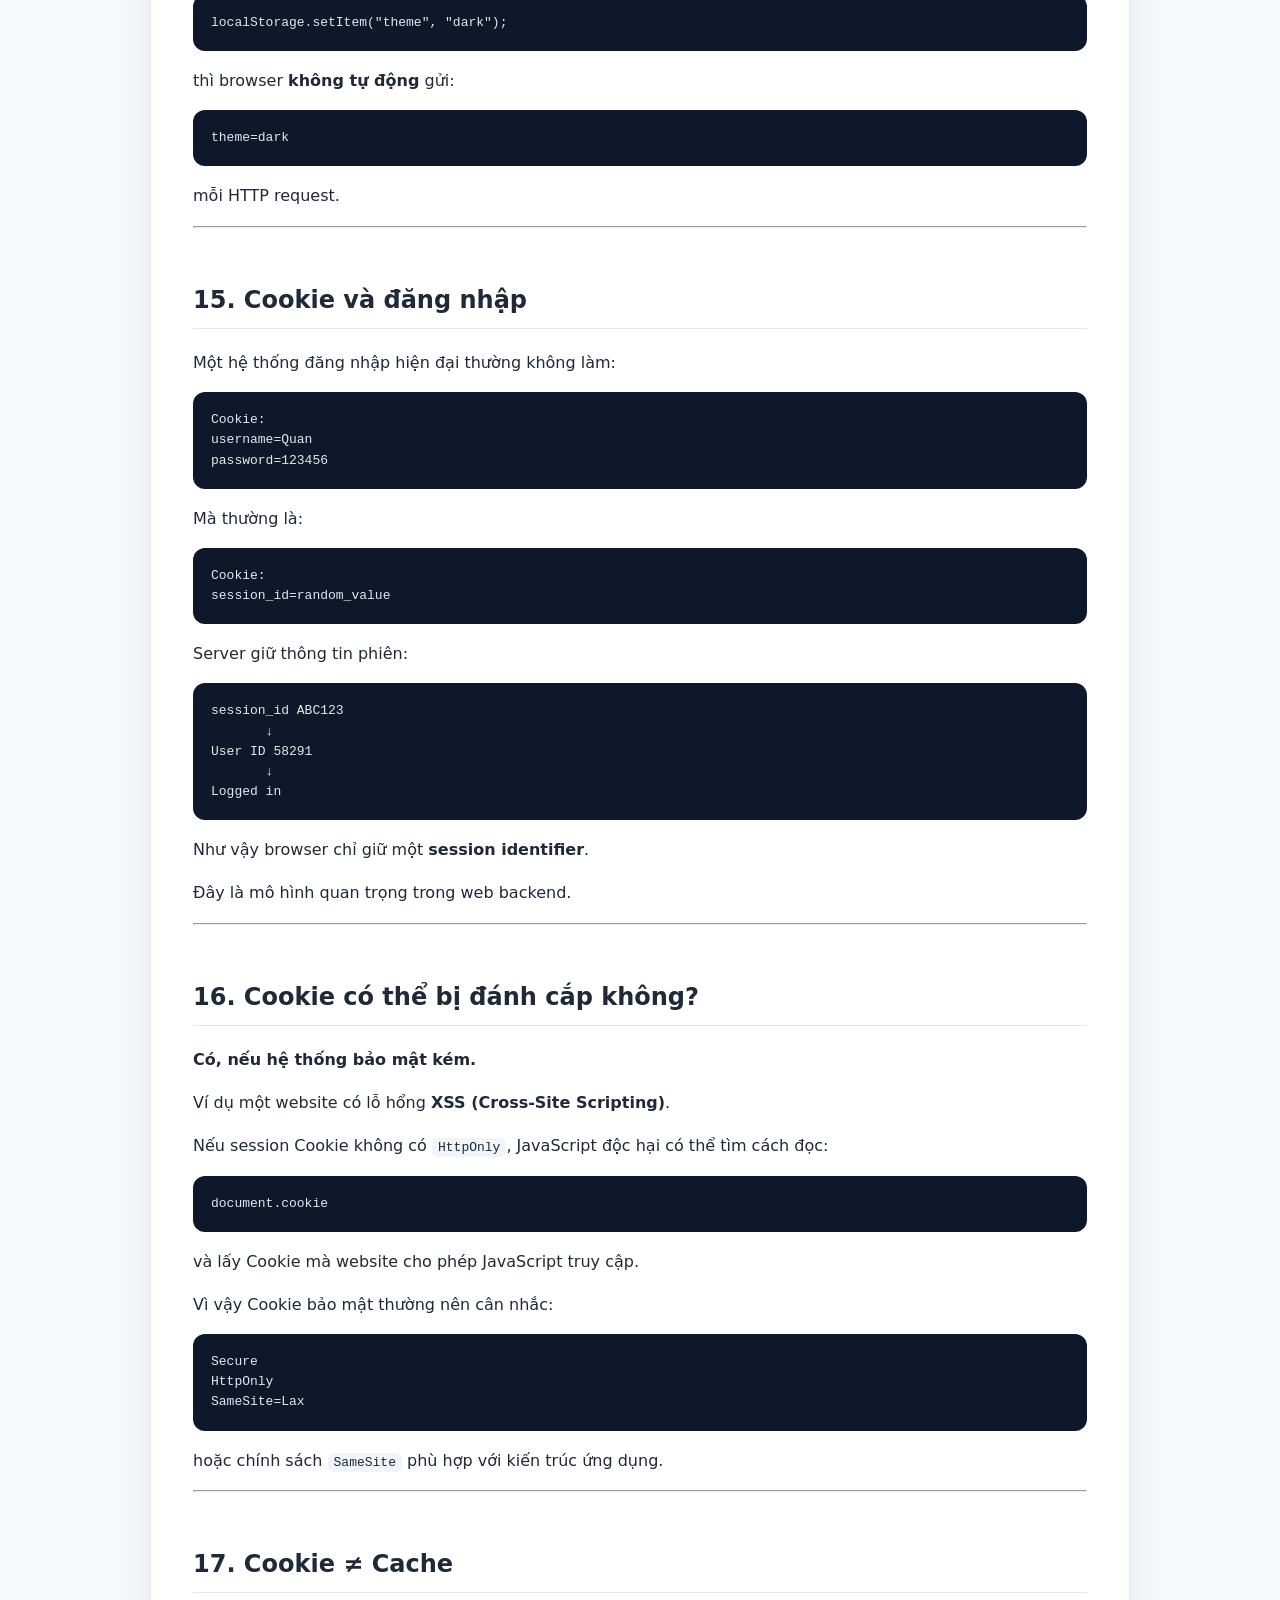
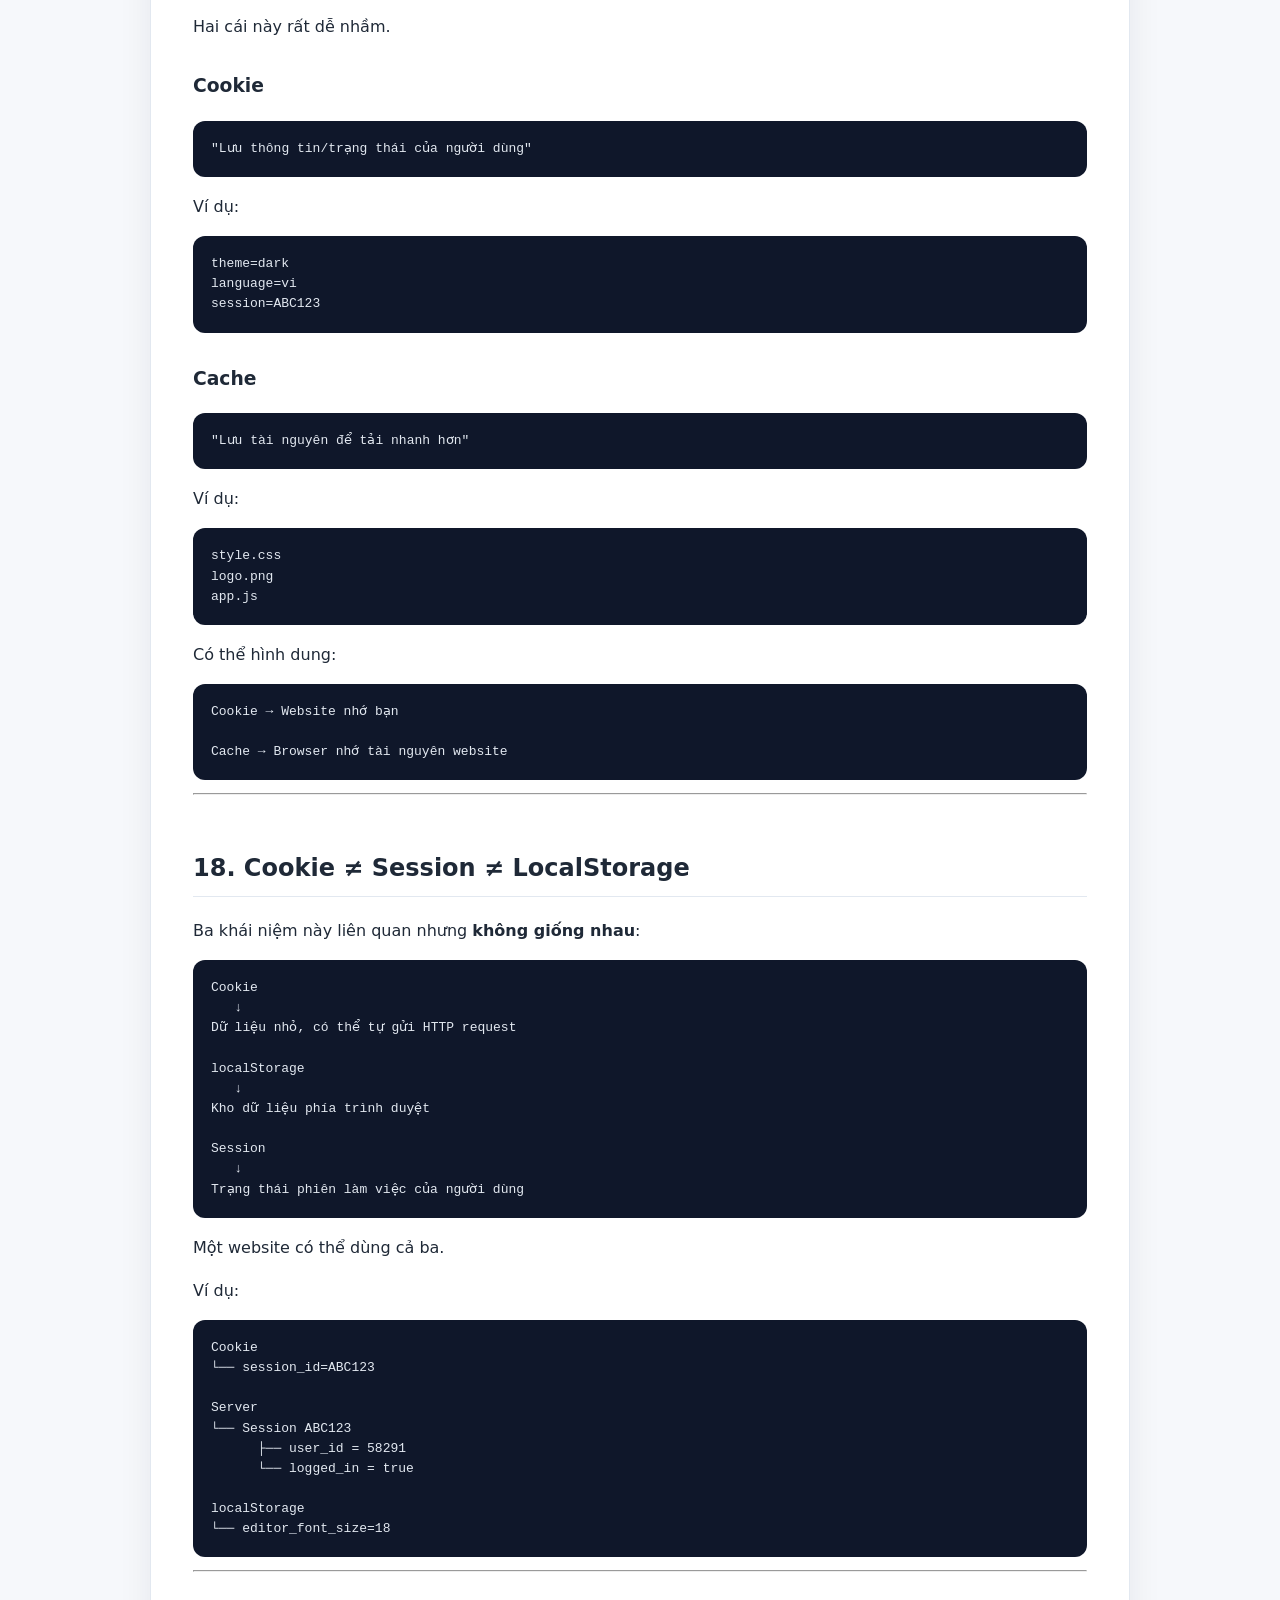
<file: cookie.html>
<!DOCTYPE html>
<html lang="vi">
<head>
<meta charset="UTF-8">
<meta name="viewport" content="width=device-width, initial-scale=1.0">
<title>Chi tiết — Smart Text Counter &amp; File Editor</title>
<style>
:root {
  --bg:#f6f8fb; --surface:#ffffff; --text:#1f2937; --muted:#64748b;
  --border:#e2e8f0; --accent:#2563eb; --code:#f1f5f9;
}
* { box-sizing:border-box; }
html { scroll-behavior:smooth; }
body {
  margin:0; background:var(--bg); color:var(--text);
  font-family:Inter,system-ui,-apple-system,"Segoe UI",Roboto,Arial,sans-serif;
  line-height:1.7;
}
.page {
  width:min(980px,calc(100% - 28px)); margin:28px auto 60px;
}
.topbar {
  position:sticky; top:0; z-index:10; padding:12px 0;
  background:color-mix(in srgb,var(--bg) 88%,transparent);
  backdrop-filter:blur(10px);
}
.back {
  display:inline-flex; align-items:center; gap:8px; padding:9px 14px;
  border:1px solid var(--border); border-radius:10px; background:var(--surface);
  color:var(--text); text-decoration:none; font-weight:700;
  box-shadow:0 4px 14px rgba(15,23,42,.06);
}
article {
  background:var(--surface); border:1px solid var(--border);
  border-radius:20px; padding:34px 42px;
  box-shadow:0 12px 35px rgba(15,23,42,.07);
}
h1 { font-size:clamp(1.8rem,4vw,2.7rem); line-height:1.2; margin:0 0 24px; }
h2 { margin-top:2.2em; padding-bottom:7px; border-bottom:1px solid var(--border); }
h3 { margin-top:1.6em; }
p { margin:1em 0; }
a { color:var(--accent); }
blockquote {
  margin:20px 0; padding:14px 18px; border-left:4px solid var(--accent);
  background:#eff6ff; border-radius:8px;
}
code { background:var(--code); padding:2px 6px; border-radius:6px; }
pre {
  overflow:auto; background:#0f172a; color:#e2e8f0; padding:18px;
  border-radius:12px; line-height:1.55;
}
pre code { background:transparent; padding:0; }
table { width:100%; border-collapse:collapse; margin:20px 0; overflow:hidden; }
th,td { border:1px solid var(--border); padding:10px 12px; text-align:left; }
th { background:var(--code); }
.author-card {
  margin-top:48px; padding:24px; border:1px solid var(--border);
  border-radius:16px; background:linear-gradient(135deg,#eff6ff,#fff);
}
.author-card h2 { margin:4px 0 6px; border:0; padding:0; }
.author-label { color:var(--accent); font-weight:800; }
.site-footer {
  text-align:center; color:var(--muted); padding:24px 10px 8px;
  font-size:.86rem;
}
.site-footer .copyright { font-weight:700; }
@media (max-width:650px) {
  article { padding:24px 18px; border-radius:15px; }
  .page { width:min(100% - 18px,980px); margin-top:10px; }
  pre { font-size:.82rem; }
  table { display:block; overflow-x:auto; white-space:nowrap; }
}

/* ===== ATCX PAGE TRANSITION ===== */
body{opacity:0;animation:atcxPageIn .45s ease forwards}
@keyframes atcxPageIn{from{opacity:0;transform:translateY(8px)}to{opacity:1;transform:translateY(0)}}
body.atcx-page-leaving{animation:atcxPageOut .28s ease forwards;pointer-events:none}
@keyframes atcxPageOut{from{opacity:1;transform:translateY(0)}to{opacity:0;transform:translateY(-8px)}}
</style>
</head>
<body>
<div class="page">
  <div class="topbar">
    <a class="back" href="settings.html" data-page-back>← Quay lại</a>
  </div>
  <article>
    <h1>Cookie trong lập trình Web — Giải thích chi tiết</h1>
<h2>1. Cookie là gì?</h2>
<p>Trong lập trình web, <strong>Cookie</strong> là một lượng dữ liệu nhỏ mà website yêu cầu trình duyệt lưu lại trên thiết bị của người dùng. Sau đó, trình duyệt có thể <strong>tự động gửi Cookie đó trở lại website trong những lần truy cập/request tiếp theo</strong>.</p>
<p>Nói đơn giản:</p>
<blockquote><strong>Cookie = “mẩu ghi nhớ” của website được trình duyệt lưu trên máy bạn.</strong></blockquote>
<p>Ví dụ bạn vào một website, chọn <strong>Dark Mode</strong>. Website có thể lưu:</p>
<pre><code>id=&quot;tm68a8&quot;
theme=dark</code></pre>
<p>Lần sau bạn mở lại website → JavaScript đọc Cookie → biết bạn thích Dark Mode → tự bật Dark Mode.</p>
<hr>
<h2>2. Cookie nằm ở đâu?</h2>
<p>Cookie được quản lý bởi <strong>trình duyệt</strong> như Chrome, Edge, Firefox...</p>
<p>Ví dụ:</p>
<pre><code>id=&quot;v1d93j&quot;
Website
   ↓
Chrome
   ↓
Cookie Storage
   ├── theme=dark
   ├── language=vi
   └── consent=yes</code></pre>
<p>Website <strong>không trực tiếp tự ý ghi file vào ổ C:</strong> của bạn.</p>
<p>Trình duyệt đứng giữa và quản lý Cookie.</p>
<hr>
<h2>3. Cookie hoạt động như thế nào?</h2>
<p>Có hai phía:</p>
<ul><li><strong>Server</strong>: máy chủ website.</li><li><strong>Client</strong>: trình duyệt của bạn.</li></ul>
<p>Ví dụ bạn đăng nhập:</p>
<pre><code>id=&quot;onar8x&quot;
Bạn
 │
 │ POST /login
 │ username + password
 ↓
Server
 │
 │ xác thực thành công
 │
 │ Set-Cookie: session=ABC123
 ↓
Chrome
 │
 │ lưu Cookie
 ↓
Cookie Storage</code></pre>
<p>Sau đó bạn truy cập:</p>
<pre><code>id=&quot;zxxd87&quot;
GET /profile
Cookie: session=ABC123</code></pre>
<p>Server nhìn thấy:</p>
<pre><code>id=&quot;riz0s2&quot;
session=ABC123</code></pre>
<p>và hiểu:</p>
<blockquote>"À, đây là phiên đăng nhập của người dùng này."</blockquote>
<hr>
<h2>4. Cookie có thể chứa gì?</h2>
<p>Cookie thường chứa các thông tin nhỏ như:</p>
<pre><code>id=&quot;dpxh3i&quot;
theme=dark
language=vi
cookie_consent=true
session_id=abc123</code></pre>
<p>Ví dụ:</p>
<pre><code>id=&quot;s3sj70&quot;
user=quan
theme=dark
language=vi</code></pre>
<p>Nhưng <strong>không nên lưu dữ liệu nhạy cảm trực tiếp trong Cookie</strong>, chẳng hạn:</p>
<pre><code>id=&quot;l2e8l0&quot;
password=123456
credit_card=...</code></pre>
<p>Đặc biệt:</p>
<blockquote><strong>Cookie không phải nơi để lưu mật khẩu.</strong></blockquote>
<hr>
<h2>5. Cookie có phải file không?</h2>
<p>Về mặt khái niệm, bạn có thể hiểu nó như một dạng <strong>key-value storage</strong>:</p>
<pre><code>id=&quot;bygej3&quot;
key        value
-----------------------
theme      dark
language   vi
consent    true</code></pre>
<p>Nhưng trình duyệt quản lý cách lưu trữ bên dưới. Bạn không nên giả định nó là một file <code>.cookie</code> đơn giản nằm đâu đó trên ổ đĩa.</p>
<hr>
<h2>6. Cookie khác LocalStorage như thế nào?</h2>
<p>Đây là phần rất quan trọng nếu bạn đang làm website.</p>
<table><thead><tr><th>Đặc điểm</th><th>Cookie</th><th>localStorage</th></tr></thead><tbody><tr><td>Dung lượng</td><td>Nhỏ</td><td>Lớn hơn nhiều</td></tr><tr><td>Tự gửi lên server</td><td>✅ Có</td><td>❌ Không</td></tr><tr><td>JavaScript đọc được</td><td>Có, nếu không <code>HttpOnly</code></td><td>✅ Có</td></tr><tr><td>Dùng lưu đăng nhập</td><td>✅ Rất phổ biến</td><td>Không lý tưởng</td></tr><tr><td>Lưu theme</td><td>✅</td><td>✅</td></tr><tr><td>Lưu ngôn ngữ</td><td>✅</td><td>✅</td></tr><tr><td>Lưu dữ liệu lớn</td><td>❌</td><td>❌</td></tr><tr><td>Có thời hạn</td><td>✅</td><td>Thường tồn tại đến khi xóa</td></tr><tr><td>Gửi theo HTTP request</td><td>✅</td><td>❌</td></tr></tbody></table>
<p>Ví dụ:</p>
<h3>Cookie</h3>
<pre><code>id=&quot;ezph3p&quot;
document.cookie = &quot;theme=dark; max-age=31536000; path=/&quot;;</code></pre>
<h3>localStorage</h3>
<pre><code>id=&quot;7afxj9&quot;
localStorage.setItem(&quot;theme&quot;, &quot;dark&quot;);</code></pre>
<p>Sau đó:</p>
<pre><code>id=&quot;uno0p9&quot;
localStorage.getItem(&quot;theme&quot;);</code></pre>
<p>→</p>
<pre><code>id=&quot;2ka2zr&quot;
dark</code></pre>
<hr>
<h2>7. Cookie có phải virus không?</h2>
<p><strong>Không.</strong></p>
<p>Cookie bản thân nó chỉ là dữ liệu.</p>
<p>Ví dụ:</p>
<pre><code>id=&quot;e8ah72&quot;
language=vi
theme=dark</code></pre>
<p>hoàn toàn bình thường.</p>
<p>Nhưng Cookie có thể được sử dụng trong <strong>tracking</strong>.</p>
<p>Ví dụ một hệ thống quảng cáo có thể tạo identifier:</p>
<pre><code>id=&quot;eghnr4&quot;
tracking_id=8F31A92B</code></pre>
<p>Sau đó dùng nó để nhận diện trình duyệt giữa nhiều lần truy cập.</p>
<p>Vì vậy Cookie có liên quan đến <strong>privacy (quyền riêng tư)</strong>.</p>
<hr>
<h2>8. First-party Cookie và Third-party Cookie</h2>
<p>Có hai khái niệm quan trọng.</p>
<h3>First-party Cookie</h3>
<p>Bạn đang ở:</p>
<pre><code>id=&quot;wnjoai&quot;
example.com</code></pre>
<p>và chính:</p>
<pre><code>id=&quot;efm59x&quot;
example.com</code></pre>
<p>tạo Cookie.</p>
<p>→ <strong>First-party Cookie</strong></p>
<p>Ví dụ:</p>
<pre><code>id=&quot;u80ezd&quot;
theme=dark</code></pre>
<p>Website của bạn có thể dùng loại này để nhớ:</p>
<ul><li>Dark/Light Mode</li><li>Ngôn ngữ</li><li>Trạng thái đăng nhập</li><li>Đồng ý Cookie</li></ul>
<hr>
<h3>Third-party Cookie</h3>
<p>Bạn đang ở:</p>
<pre><code>id=&quot;mkso6y&quot;
example.com</code></pre>
<p>nhưng một dịch vụ bên ngoài có thể liên quan đến Cookie của domain khác.</p>
<p>Ví dụ trước đây các hệ thống quảng cáo/tracking thường sử dụng cơ chế này.</p>
<p>Mục đích có thể là:</p>
<pre><code>id=&quot;7yhl0u&quot;
Website A
   ↓
Third-party service
   ↓
tracking identifier</code></pre>
<p>Third-party Cookie đã bị các trình duyệt hiện đại hạn chế mạnh hơn trước vì vấn đề privacy.</p>
<hr>
<h2>9. Cookie có thời hạn</h2>
<p>Cookie có thể được thiết lập thời gian sống.</p>
<p>Ví dụ:</p>
<pre><code>id=&quot;2faf2y&quot;
theme=dark
Expires=2027-08-08</code></pre>
<p>Hoặc:</p>
<pre><code>id=&quot;g9z37t&quot;
Max-Age=31536000</code></pre>
<p><code>31536000</code> giây ≈ <strong>1 năm</strong>.</p>
<p>Khi hết hạn:</p>
<pre><code>id=&quot;xmu3r0&quot;
Cookie
   ↓
expired
   ↓
Browser xóa/không gửi nữa</code></pre>
<hr>
<h2>10. Session Cookie</h2>
<p>Có một loại rất thú vị:</p>
<p><strong>Session Cookie</strong></p>
<p>Nó thường không có thời hạn dài được chỉ định.</p>
<p>Ví dụ:</p>
<pre><code>id=&quot;rjtj46&quot;
session_id=ABC123</code></pre>
<p>Cookie này thường dùng cho phiên làm việc.</p>
<p>Khái niệm:</p>
<pre><code>id=&quot;04moal&quot;
Mở trình duyệt
      ↓
Session bắt đầu
      ↓
Website cấp session ID
      ↓
Bạn sử dụng website
      ↓
Session kết thúc</code></pre>
<p>Tuy nhiên hành vi chính xác phụ thuộc vào cách website và trình duyệt cấu hình session.</p>
<hr>
<h2>11. Cookie bảo mật quan trọng</h2>
<p>Cookie có một số thuộc tính cực kỳ quan trọng.</p>
<h3><code>Secure</code></h3>
<pre><code>id=&quot;78r27w&quot;
Secure</code></pre>
<p>Cookie chỉ được gửi qua HTTPS.</p>
<p>Ví dụ:</p>
<pre><code>id=&quot;gb013j&quot;
Set-Cookie: session=ABC123; Secure</code></pre>
<p>Điều này giúp tránh Cookie bị gửi qua kết nối HTTP không mã hóa.</p>
<hr>
<h3><code>HttpOnly</code></h3>
<pre><code>id=&quot;0ie7k8&quot;
Set-Cookie: session=ABC123; HttpOnly</code></pre>
<p>Cookie có <code>HttpOnly</code> <strong>không thể được JavaScript thông thường đọc bằng <code>document.cookie</code></strong>.</p>
<p>Ví dụ:</p>
<pre><code>id=&quot;dd6iws&quot;
document.cookie</code></pre>
<p>sẽ không lấy được Cookie <code>HttpOnly</code>.</p>
<p>Điều này rất hữu ích cho Cookie chứa <strong>session identifier</strong>.</p>
<hr>
<h3><code>SameSite</code></h3>
<p>Đây là cơ chế giúp kiểm soát Cookie được gửi trong các ngữ cảnh cross-site.</p>
<p>Ví dụ:</p>
<pre><code>id=&quot;lyhox5&quot;
SameSite=Strict</code></pre>
<p>hoặc:</p>
<pre><code>id=&quot;ljjg2b&quot;
SameSite=Lax</code></pre>
<p>hoặc:</p>
<pre><code>id=&quot;6dwxrj&quot;
SameSite=None; Secure</code></pre>
<p>Nó có vai trò quan trọng trong việc giảm một số rủi ro như <strong>CSRF (Cross-Site Request Forgery)</strong>.</p>
<hr>
<h2>12. Ví dụ thực tế cho website</h2>
<p>Giả sử bạn có website:</p>
<pre><code>id=&quot;vfln5h&quot;
ATCX</code></pre>
<p>Bạn muốn khi người dùng vào lần đầu tiên hiện:</p>
<blockquote>Website này sử dụng Cookie để lưu cài đặt của bạn. Bạn có đồng ý không?</blockquote>
<p>Có thể lưu:</p>
<pre><code>id=&quot;ixljoz&quot;
cookie_consent=true</code></pre>
<p>Lần sau:</p>
<pre><code>id=&quot;56lx9x&quot;
Browser
   ↓
Cookie: cookie_consent=true
   ↓
Website kiểm tra
   ↓
Đã đồng ý?
   ↓
Có
   ↓
Không hiện banner nữa</code></pre>
<p>JavaScript đơn giản:</p>
<pre><code>document.cookie = &quot;cookie_consent=true; max-age=31536000; path=/&quot;;</code></pre>
<p>Kiểm tra:</p>
<pre><code>console.log(document.cookie);</code></pre>
<p>Có thể thấy:</p>
<pre><code>cookie_consent=true</code></pre>
<hr>
<h2>13. Ví dụ kết hợp Dark Mode + Cookie</h2>
<p>Bạn có thể lưu:</p>
<pre><code>theme=dark</code></pre>
<p>Khi người dùng chọn Dark:</p>
<pre><code>document.cookie = &quot;theme=dark; max-age=31536000; path=/&quot;;</code></pre>
<p>Khi website mở:</p>
<pre><code>const cookies = document.cookie;

if (cookies.includes(&quot;theme=dark&quot;)) {
    document.documentElement.classList.add(&quot;dark&quot;);
}</code></pre>
<p>Luồng hoạt động:</p>
<pre><code>Người dùng chọn Dark Mode
          ↓
JavaScript
          ↓
theme=dark
          ↓
Cookie
          ↓
Đóng website
          ↓
Mở lại
          ↓
JavaScript đọc Cookie
          ↓
Dark Mode được khôi phục</code></pre>
<p>Đây chính là một trong những trường hợp Cookie <strong>rất hợp lý</strong>.</p>
<hr>
<h2>14. Cookie có gửi dữ liệu lên server không?</h2>
<p><strong>Có</strong>, và đây là điểm khác biệt lớn với <code>localStorage</code>.</p>
<p>Ví dụ browser có:</p>
<pre><code>session_id=ABC123</code></pre>
<p>Khi gửi request đến domain phù hợp:</p>
<pre><code>GET /dashboard
Cookie: session_id=ABC123</code></pre>
<p>Server nhận được:</p>
<pre><code>session_id = ABC123</code></pre>
<p>Trong khi:</p>
<pre><code>localStorage.setItem(&quot;theme&quot;, &quot;dark&quot;);</code></pre>
<p>thì browser <strong>không tự động</strong> gửi:</p>
<pre><code>theme=dark</code></pre>
<p>mỗi HTTP request.</p>
<hr>
<h2>15. Cookie và đăng nhập</h2>
<p>Một hệ thống đăng nhập hiện đại thường không làm:</p>
<pre><code>Cookie:
username=Quan
password=123456</code></pre>
<p>Mà thường là:</p>
<pre><code>Cookie:
session_id=random_value</code></pre>
<p>Server giữ thông tin phiên:</p>
<pre><code>session_id ABC123
       ↓
User ID 58291
       ↓
Logged in</code></pre>
<p>Như vậy browser chỉ giữ một <strong>session identifier</strong>.</p>
<p>Đây là mô hình quan trọng trong web backend.</p>
<hr>
<h2>16. Cookie có thể bị đánh cắp không?</h2>
<p><strong>Có, nếu hệ thống bảo mật kém.</strong></p>
<p>Ví dụ một website có lỗ hổng <strong>XSS (Cross-Site Scripting)</strong>.</p>
<p>Nếu session Cookie không có <code>HttpOnly</code>, JavaScript độc hại có thể tìm cách đọc:</p>
<pre><code>document.cookie</code></pre>
<p>và lấy Cookie mà website cho phép JavaScript truy cập.</p>
<p>Vì vậy Cookie bảo mật thường nên cân nhắc:</p>
<pre><code>Secure
HttpOnly
SameSite=Lax</code></pre>
<p>hoặc chính sách <code>SameSite</code> phù hợp với kiến trúc ứng dụng.</p>
<hr>
<h2>17. Cookie ≠ Cache</h2>
<p>Hai cái này rất dễ nhầm.</p>
<h3>Cookie</h3>
<pre><code>&quot;Lưu thông tin/trạng thái của người dùng&quot;</code></pre>
<p>Ví dụ:</p>
<pre><code>theme=dark
language=vi
session=ABC123</code></pre>
<h3>Cache</h3>
<pre><code>&quot;Lưu tài nguyên để tải nhanh hơn&quot;</code></pre>
<p>Ví dụ:</p>
<pre><code>style.css
logo.png
app.js</code></pre>
<p>Có thể hình dung:</p>
<pre><code>Cookie → Website nhớ bạn

Cache → Browser nhớ tài nguyên website</code></pre>
<hr>
<h2>18. Cookie ≠ Session ≠ LocalStorage</h2>
<p>Ba khái niệm này liên quan nhưng <strong>không giống nhau</strong>:</p>
<pre><code>Cookie
   ↓
Dữ liệu nhỏ, có thể tự gửi HTTP request

localStorage
   ↓
Kho dữ liệu phía trình duyệt

Session
   ↓
Trạng thái phiên làm việc của người dùng</code></pre>
<p>Một website có thể dùng cả ba.</p>
<p>Ví dụ:</p>
<pre><code>Cookie
└── session_id=ABC123

Server
└── Session ABC123
      ├── user_id = 58291
      └── logged_in = true

localStorage
└── editor_font_size=18</code></pre>
<hr>
<h2>19. Cookie Consent</h2>
<p>Nếu website chỉ sử dụng Cookie <strong>cần thiết cho chức năng</strong>, cách xử lý pháp lý có thể khác với Cookie dùng cho <strong>analytics/quảng cáo/tracking</strong>.</p>
<p>Đừng hiểu:</p>
<blockquote>"Có Cookie = bắt buộc phải hiện popup xin phép."</blockquote>
<p>Không đơn giản như vậy.</p>
<p>Còn phụ thuộc:</p>
<ul><li>Cookie dùng để làm gì</li><li>Dữ liệu nào được lưu</li><li>Có tracking hay không</li><li>Có bên thứ ba hay không</li><li>Người dùng ở quốc gia/khu vực nào</li><li>Luật áp dụng cho website</li></ul>
<p>Ví dụ Cookie:</p>
<pre><code>session_id</code></pre>
<p>phục vụ đăng nhập có bản chất khác với:</p>
<pre><code>advertising_tracking_id</code></pre>
<hr>
<h2>20. Nếu website chỉ có Dark Mode thì sao?</h2>
<p>Nếu website chỉ cần:</p>
<pre><code>theme=dark
language=vi</code></pre>
<p>thì bạn <strong>thậm chí có thể dùng <code>localStorage</code> thay Cookie</strong>:</p>
<pre><code>localStorage.setItem(&quot;theme&quot;, &quot;dark&quot;);</code></pre>
<p>và:</p>
<pre><code>localStorage.setItem(&quot;language&quot;, &quot;vi&quot;);</code></pre>
<p>Vì hai dữ liệu này <strong>không cần server nhận trong mỗi request</strong>.</p>
<p>Ngược lại, nếu bạn cần:</p>
<pre><code>session_id
authentication
server-side preferences</code></pre>
<p>thì Cookie thường phù hợp hơn.</p>
<hr>
<h2>21. Tóm tắt bằng sơ đồ</h2>
<pre><code>                    WEBSITE
                       │
             ┌─────────┴─────────┐
             │                   │
         Frontend             Backend
             │                   │
       JavaScript             Server
             │                   │
             └───────┬───────────┘
                     │
                 HTTP Request
                     │
                     ↓
                 BROWSER
                     │
              ┌──────┴──────┐
              │             │
           Cookie       localStorage
              │             │
       Tự gửi HTTP       Không tự gửi
       request phù hợp   lên server</code></pre>
<h3>Nhớ ngắn gọn</h3>
<blockquote><strong>Cookie là dữ liệu nhỏ do website yêu cầu trình duyệt lưu, dùng để duy trì trạng thái hoặc ghi nhớ một số thông tin; Cookie có thể được trình duyệt tự động gửi lại server trong các request phù hợp.</strong></blockquote>
<hr>
<h2>22. Gợi ý áp dụng cho website Smart Text Counter / File Editor</h2>
<p>Nếu website là <strong>Smart Text Counter / File Editor</strong>, có thể phân chia như sau:</p>
<h3>Cookie</h3>
<p>Dùng cho:</p>
<pre><code>cookie_consent
session_id       ← nếu có hệ thống tài khoản/server</code></pre>
<h3>localStorage</h3>
<p>Dùng cho:</p>
<pre><code>theme
language
editor_font_size
editor_settings
last_editor_mode
UI_preferences</code></pre>
<p>Ví dụ:</p>
<pre><code>Browser
│
├── Cookie
│   └── cookie_consent=true
│
└── localStorage
    ├── theme=dark
    ├── language=vi
    ├── font_size=18
    └── editor_mode=advanced</code></pre>
<p>Cách phân chia này giúp tránh dùng Cookie cho những dữ liệu frontend không cần gửi lên server.</p>
<hr>
<h1>Kết luận</h1>
<p>Cookie là một thành phần nền tảng của web, đặc biệt quan trọng trong:</p>
<ul><li>Authentication</li><li>Session management</li><li>User preferences</li><li>Consent</li><li>Tracking</li><li>HTTP state management</li><li>Web security</li></ul>
<p>Điểm cốt lõi cần nhớ:</p>
<ol><li><strong>Cookie được trình duyệt lưu.</strong></li><li><strong>Cookie có thể được gửi tự động trong HTTP request phù hợp.</strong></li><li><strong>Cookie khác <code>localStorage</code>.</strong></li><li><strong>Không lưu password trực tiếp trong Cookie.</strong></li><li><strong><code>HttpOnly</code>, <code>Secure</code>, <code>SameSite</code> rất quan trọng đối với bảo mật.</strong></li><li><strong>Cookie có thể có thời hạn.</strong></li><li><strong>First-party và third-party Cookie có mục đích và vấn đề privacy khác nhau.</strong></li><li><strong>Session thường sử dụng Cookie để giữ session identifier.</strong></li><li><strong>Dark Mode/ngôn ngữ thường có thể dùng <code>localStorage</code> nếu không cần server.</strong></li><li><strong>Cookie Consent và tracking có liên quan đến yêu cầu pháp lý/privacy tùy trường hợp.</strong></li></ol>
<section class="author-card">
  <div class="author-label">👨‍💻 Người thực hiện</div>
  <h2>ATCX</h2>
  <p>Smart Text Counter &amp; File Editor được phát triển bởi <strong>ATCX</strong>.</p>
</section>

  </article>
  <footer class="site-footer">
    <div>© 2026 | © Copyright ATCX. All rights reserved.</div>
  </footer>
</div>

<script>
document.addEventListener('DOMContentLoaded',()=>{
  document.querySelectorAll('a[data-page-back]').forEach(a=>{
    a.addEventListener('click',e=>{
      e.preventDefault();
      document.body.classList.add('atcx-page-leaving');
      setTimeout(()=>{ window.location.href = a.href; },280);
    });
  });
});
</script>
</body>
</html>
</file>
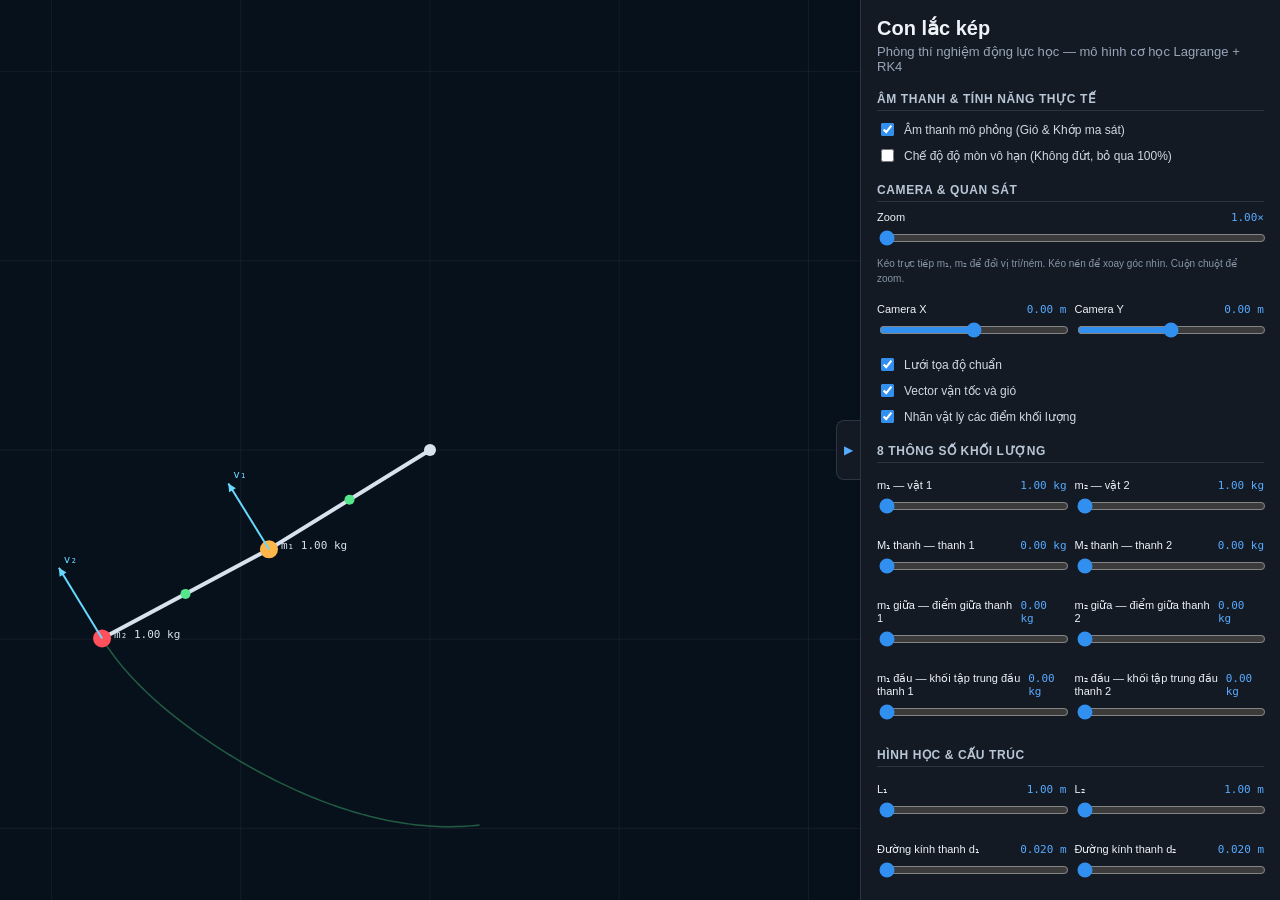
<file: double-pendulum.html>
<!doctype html>
<html lang="vi">
<head>
<meta charset="utf-8">
<meta name="viewport" content="width=device-width,initial-scale=1">
<title>Con lắc kép — Phòng thí nghiệm động lực học nâng cao</title>
  <link rel="stylesheet" href="double-pendulum.css">
</head>
<body>
<div class="app">
<div class="stage">
  <canvas id="cv"></canvas>
  <div id="toggleBtn" class="toggle-btn" title="Thu gọn/Mở rộng Bảng điều khiển">▶</div>
</div>
<aside class="panel" id="sidePanel">
<h1>Con lắc kép</h1>
<div class="sub">Phòng thí nghiệm động lực học — mô hình cơ học Lagrange + RK4</div>

<h2>Âm thanh & Tính năng thực tế</h2>
<label class="check"><input id="soundOn" type="checkbox" checked>Âm thanh mô phỏng (Gió & Khớp ma sát)</label>
<label class="check"><input id="infiniteWear" type="checkbox">Chế độ độ mòn vô hạn (Không đứt, bỏ qua 100%)</label>

<h2>Camera & Quan sát</h2>
<div class="field"><div class="lab"><span>Zoom</span><span class="val" id="zoomV"></span></div><input id="zoom" type="range" min="2" max="40" step=".01" value="1"></div>
<div class="note">Kéo trực tiếp m₁, m₂ để đổi vị trí/ném. Kéo nền để xoay góc nhìn. Cuộn chuột để zoom.</div>
<div class="grid">
<div class="field"><div class="lab"><span>Camera X</span><span class="val" id="camXV"></span></div><input id="camX" type="range" min="-100" max="100" step=".01" value="0"></div>
<div class="field"><div class="lab"><span>Camera Y</span><span class="val" id="camYV"></span></div><input id="camY" type="range" min="-100" max="100" step=".01" value="0"></div>
</div>
<label class="check"><input id="gridOn" type="checkbox" checked>Lưới tọa độ chuẩn</label>
<label class="check"><input id="vectors" type="checkbox" checked>Vector vận tốc và gió</label>
<label class="check"><input id="labels" type="checkbox" checked>Nhãn vật lý các điểm khối lượng</label>

<h2>8 thông số khối lượng</h2>
<div class="grid">
<div class="field"><div class="lab"><span>m₁ — vật 1</span><span class="val" id="m1V"></span></div><input id="m1" type="range" min="0.1" max="2000" step=".01" value="1"></div>
<div class="field"><div class="lab"><span>m₂ — vật 2</span><span class="val" id="m2V"></span></div><input id="m2" type="range" min="0.1" max="2000" step=".01" value="1"></div>
<div class="field"><div class="lab"><span>M₁ thanh — thanh 1</span><span class="val" id="MR1V"></span></div><input id="MR1" type="range" min="0" max="2000" step=".01" value="0"></div>
<div class="field"><div class="lab"><span>M₂ thanh — thanh 2</span><span class="val" id="MR2V"></span></div><input id="MR2" type="range" min="0" max="2000" step=".01" value="0"></div>
<div class="field"><div class="lab"><span>m₁ giữa — điểm giữa thanh 1</span><span class="val" id="m1MidV"></span></div><input id="m1Mid" type="range" min="0" max="2000" step=".01" value="0"></div>
<div class="field"><div class="lab"><span>m₂ giữa — điểm giữa thanh 2</span><span class="val" id="m2MidV"></span></div><input id="m2Mid" type="range" min="0" max="2000" step=".01" value="0"></div>
<div class="field"><div class="lab"><span>m₁ đầu — khối tập trung đầu thanh 1</span><span class="val" id="m1EndV"></span></div><input id="m1End" type="range" min="0" max="2000" step=".01" value="0"></div>
<div class="field"><div class="lab"><span>m₂ đầu — khối tập trung đầu thanh 2</span><span class="val" id="m2EndV"></span></div><input id="m2End" type="range" min="0" max="2000" step=".01" value="0"></div>
</div>

<h2>Hình học & Cấu trúc</h2>
<div class="grid">
<div class="field"><div class="lab"><span>L₁</span><span class="val" id="L1V"></span></div><input id="L1" type="range" min="1" max="500" step=".01" value="1"></div>
<div class="field"><div class="lab"><span>L₂</span><span class="val" id="L2V"></span></div><input id="L2" type="range" min="1" max="500" step=".01" value="1"></div>
<div class="field"><div class="lab"><span>Đường kính thanh d₁</span><span class="val" id="d1V"></span></div><input id="d1" type="range" min="0.02" max="20" step=".001" value=".02"></div>
<div class="field"><div class="lab"><span>Đường kính thanh d₂</span><span class="val" id="d2V"></span></div><input id="d2" type="range" min="0.02" max="20" step=".001" value=".02"></div>
<div class="field"><div class="lab"><span>Bán kính vật r₁</span><span class="val" id="r1V"></span></div><input id="r1" type="range" min="0.1" max="40" step=".001" value=".08"></div>
<div class="field"><div class="lab"><span>Bán kính vật r₂</span><span class="val" id="r2V"></span></div><input id="r2" type="range" min="0.1" max="40" step=".001" value=".08"></div>
</div>

<h2>Điều kiện ban đầu</h2>
<div class="grid">
<div class="field"><div class="lab"><span>θ₁</span><span class="val" id="t1V"></span></div><input id="t1" type="range" min="-1800" max="360" value="90"></div>
<div class="field"><div class="lab"><span>θ₂</span><span class="val" id="t2V"></span></div><input id="t2" type="range" min="-1800" max="360" value="90"></div>
<div class="field"><div class="lab"><span>ω₁</span><span class="val" id="w1V"></span></div><input id="w1" type="range" min="-200" max="2000" step=".1" value="0"></div>
<div class="field"><div class="lab"><span>ω₂</span><span class="val" id="w2V"></span></div><input id="w2" type="range" min="-200" max="2000" step=".1" value="0"></div>
</div>
<div class="field">
  <div class="lab"><span>Gia tốc trọng trường g</span><span class="val" id="gV"></span></div>
  <div style="display:flex; gap:8px;">
    <input id="g" type="range" min="0" max="200" step=".01" value="9.81" style="flex:1">
    <select id="gPreset" style="width:110px; margin-top:0; padding:4px 6px;">
      <option value="9.81">Trái Đất</option>
      <option value="1.62">Mặt Trăng</option>
      <option value="3.71">Sao Hỏa</option>
      <option value="24.79">Mộc Tinh</option>
      <option value="0">Không trọng lực</option>
    </select>
  </div>
</div>

<h2>Vật liệu & Hao mòn ổ khớp</h2>
<div class="field">
  <div class="lab"><span>Chất liệu cấu tạo (Chịu lực ly tâm)</span></div>
  <select id="material">
    <option value="s1">s1 - Vật liệu gốc (Tiêu chuẩn)</option>
    <option value="s2">s2 - Thép (Cứng, chịu ly tâm tốt)</option>
    <option value="s3">s3 - Titanium (Rất cứng, siêu bền)</option>
    <option value="s4">s4 - Sắt (Cứng trung bình)</option>
    <option value="s5">s5 - Dây thừng (Mềm, mòn/đứt nhanh)</option>
  </select>
</div>
<div class="note">Chất liệu cứng hơn sẽ chịu được lực ly tâm (kéo đứt) lớn hơn, từ đó giảm tốc độ hao mòn khớp nối khi quay nhanh.</div>

<div class="grid">
<div class="field"><div class="lab"><span>Nhớt b₁</span><span class="val" id="b1V"></span></div><input id="b1" type="range" min="0" max="100" step=".001" value=".02"></div>
<div class="field"><div class="lab"><span>Nhớt b₂</span><span class="val" id="b2V"></span></div><input id="b2" type="range" min="0" max="100" step=".001" value=".02"></div>
<div class="field"><div class="lab"><span>Ma sát khô τ₁</span><span class="val" id="f1V"></span></div><input id="f1" type="range" min="0" max="50" step=".001" value=".005"></div>
<div class="field"><div class="lab"><span>Ma sát khô τ₂</span><span class="val" id="f2V"></span></div><input id="f2" type="range" min="0" max="50" step=".001" value=".005"></div>
</div>
<div class="field"><div class="lab"><span>Hệ số mòn cơ bản</span><span class="val" id="wearRateV"></span></div><input id="wearRate" type="range" min="0" max="0.1" step=".000001" value=".00001"></div>

<h2>Không khí & Gió động</h2>
<div class="grid">
<div class="field"><div class="lab"><span>Nhiệt độ</span><span class="val" id="tempV"></span></div><input id="temp" type="range" min="-200" max="500" value="20"></div>
<div class="field"><div class="lab"><span>Áp suất</span><span class="val" id="pressV"></span></div><input id="press" type="range" min="800000" max="1100000" step="100" value="101325"></div>
<div class="field"><div class="lab"><span>Gió tĩnh</span><span class="val" id="windV"></span></div><input id="wind" type="range" min="0" max="500" step=".1" value="0"></div>
<div class="field"><div class="lab"><span>Hướng gió</span><span class="val" id="windAngV"></span></div><input id="windAng" type="range" min="0" max="360" value="0"></div>
<div class="field"><div class="lab"><span>Gió giật</span><span class="val" id="gustV"></span></div><input id="gust" type="range" min="0" max="3000" step=".1" value="0"></div>
<div class="field"><div class="lab"><span>Chu kỳ giật</span><span class="val" id="gustPV"></span></div><input id="gustP" type="range" min="2" max="2000" step=".1" value="3"></div>
<div class="field"><div class="lab"><span>Cd vật</span><span class="val" id="cdV"></span></div><input id="cd" type="range" min="0" max="200" step=".01" value=".47"></div>
<div class="field"><div class="lab"><span>Cd thanh</span><span class="val" id="rodCdV"></span></div><input id="rodCd" type="range" min="0" max="200" step=".01" value="1.2"></div>
</div>
<label class="check"><input id="air" type="checkbox" checked>Cản không khí</label>
<label class="check"><input id="windOn" type="checkbox">Bật gió</label>
<div class="grid">
<div class="field"><div class="lab"><span>Độ nhớt μ</span><span class="val" id="viscV"></span></div><input id="visc" type="range" min="0" max="2" step=".000001" value=".000018"></div>
<div class="field"><div class="lab"><span>Mật độ chất lưu ρf</span><span class="val" id="fluidRhoV"></span></div><input id="fluidRho" type="range" min="0" max="20000" step="1" value="1.225"></div>
</div>
<label class="check"><input id="buoy" type="checkbox">Lực đẩy Archimedes</label>

<h2>Môi trường nâng cao & Rung</h2>
<div class="grid">
<div class="field"><div class="lab"><span>Hệ số ρ khí</span><span class="val" id="airRhoFactorV"></span></div><input id="airRhoFactor" type="range" min="0" max="10" step=".01" value="1"></div>
<div class="field"><div class="lab"><span>Hệ số nhớt môi trường</span><span class="val" id="fluidViscFactorV"></span></div><input id="fluidViscFactor" type="range" min="0" max="10" step=".01" value="1"></div>
<div class="field"><div class="lab"><span>Biên độ rung</span><span class="val" id="supAmpV"></span></div><input id="supAmp" type="range" min="0" max="50" step=".001" value="0"></div>
<div class="field"><div class="lab"><span>Tần số rung</span><span class="val" id="supFreqV"></span></div><input id="supFreq" type="range" min="1" max="2000" step=".1" value="1"></div>
<div class="field"><div class="lab"><span>Hướng rung</span><span class="val" id="supAngV"></span></div><input id="supAng" type="range" min="0" max="360" value="0"></div>
</div>

<h2>Lực ngoại vi (Ném/Đẩy)</h2>
<div class="grid">
<div class="field"><div class="lab"><span>Lực F</span><span class="val" id="forceV"></span></div><input id="force" type="range" min="0" max="30000" step=".1" value="0"></div>
<div class="field"><div class="lab"><span>Hướng lực</span><span class="val" id="forceAngV"></span></div><input id="forceAng" type="range" min="0" max="360" value="0"></div>
<div class="field"><div class="lab"><span>Thời gian</span><span class="val" id="forceDurV"></span></div><input id="forceDur" type="range" min="0.1" max="1000" step=".01" value=".2"></div>
</div>
<select id="forceBody"><option value="1">Tác dụng lên m₁</option><option value="2">Tác dụng lên m₂</option></select>
<button class="force" id="applyForce">Tác dụng lực</button>

<h2>ĐIỀU KHIỂN MÔ PHỎNG</h2>
<div class="field"><div class="lab"><span>Tốc độ thời gian</span><span class="val" id="speedV"></span></div><input id="speed" type="range" min="1" max="500" step=".1" value="1"></div>
<div class="field"><div class="lab"><span>Vệt quỹ đạo</span><span class="val" id="trailV"></span></div><input id="trail" type="range" min="0" max="1000000" value="2"></div>
<button class="primary" id="pause">Tạm dừng</button>
<button id="reset">Reset hệ thống</button>

<h2 style="margin-top:24px; border-color:#324360; color:#fff">BẢNG ĐO LƯỜNG NĂNG LƯỢNG</h2>
<div class="energy-panel">
  <div class="meter-wrap">
     <div class="meter-label">Động năng (K)</div>
     <div class="meter"><div id="barK" style="width:0%; background:var(--green)"></div><span class="meter-val" id="valK">0 J</span></div>
  </div>
  <div class="meter-wrap">
     <div class="meter-label">Thế năng (|U|)</div>
     <div class="meter"><div id="barU" style="width:0%; background:var(--blue)"></div><span class="meter-val" id="valU">0 J</span></div>
  </div>
  <div class="meter-wrap">
     <div class="meter-label">Tiêu hao (Loss)</div>
     <div class="meter"><div id="barLoss" style="width:0%; background:var(--orange)"></div><span class="meter-val" id="valLoss">0 J</span></div>
  </div>
</div>

<h2>CẢM BIẾN ĐỘNG LỰC HỌC CHI TIẾT</h2>
<div class="info">
<span class="sec-title">⏱️ Trạng thái Cơ học</span>
Thời gian t = <b id="time"></b> s<br>
Độ mòn khớp = <b id="wear" class="red"></b> %<br>
Lực ly tâm ước tính = <b id="fcProxy" class="org"></b> N<br>
Tọa độ Khối tâm CM = (<b id="xCM"></b>, <b id="yCM"></b>) m<br>

<span class="sec-title">📐 Động học góc (Angular)</span>
θ₁ = <b id="theta1"></b>° &nbsp;|&nbsp; θ₂ = <b id="theta2"></b>°<br>
ω₁ = <b id="omega1"></b> rad/s &nbsp;|&nbsp; ω₂ = <b id="omega2"></b> rad/s<br>
α₁ = <b id="alpha1"></b> rad/s² &nbsp;|&nbsp; α₂ = <b id="alpha2"></b> rad/s²<br>

<span class="sec-title">📍 Tọa độ & Vận tốc Không gian</span>
|v₁| = <b id="v1"></b> m/s &nbsp;|&nbsp; |v₂| = <b id="v2"></b> m/s<br>
|a₁| = <b id="a1"></b> m/s² &nbsp;|&nbsp; |a₂| = <b id="a2"></b> m/s²<br>

<span class="sec-title">⚖️ Lực & Mô-men (Forces & Torques)</span>
Lực căng thanh T₁ = <b id="T1" class="grn"></b> N &nbsp;|&nbsp; T₂ = <b id="T2" class="grn"></b> N<br>
Mô-men ma sát τ_f1 = <b id="tauF1"></b> N·m &nbsp;|&nbsp; τ_f2 = <b id="tauF2"></b> N·m<br>
Công suất tiêu tán P_loss = <b id="pLoss" class="org"></b> W<br>

<span class="sec-title">⚡ Phân rã Năng lượng (Energy Breakdown)</span>
Tổng Động năng K = <b id="K" class="grn"></b> J<br>
Tổng Thế năng U = <b id="U" class="blue"></b> J<br>
Cơ năng toàn phần E = <b id="E"></b> J<br>
Sai lệch cơ năng ΔE = <b id="dE"></b> J<br>
Công lực ngoài W_ext = <b id="work"></b> J<br>

<span class="sec-title">🌐 Môi trường & Động lượng</span>
Mật độ không khí ρ = <b id="rho"></b> kg/m³<br>
Động lượng tuyến tính |P| = <b id="mom"></b> kg·m/s<br>
Mô-men động lượng |L| = <b id="angMom"></b> kg·m²/s
</div>
</aside>
</div>
  <script src="double-pendulum.js"></script>
</body>
</html>
</file>
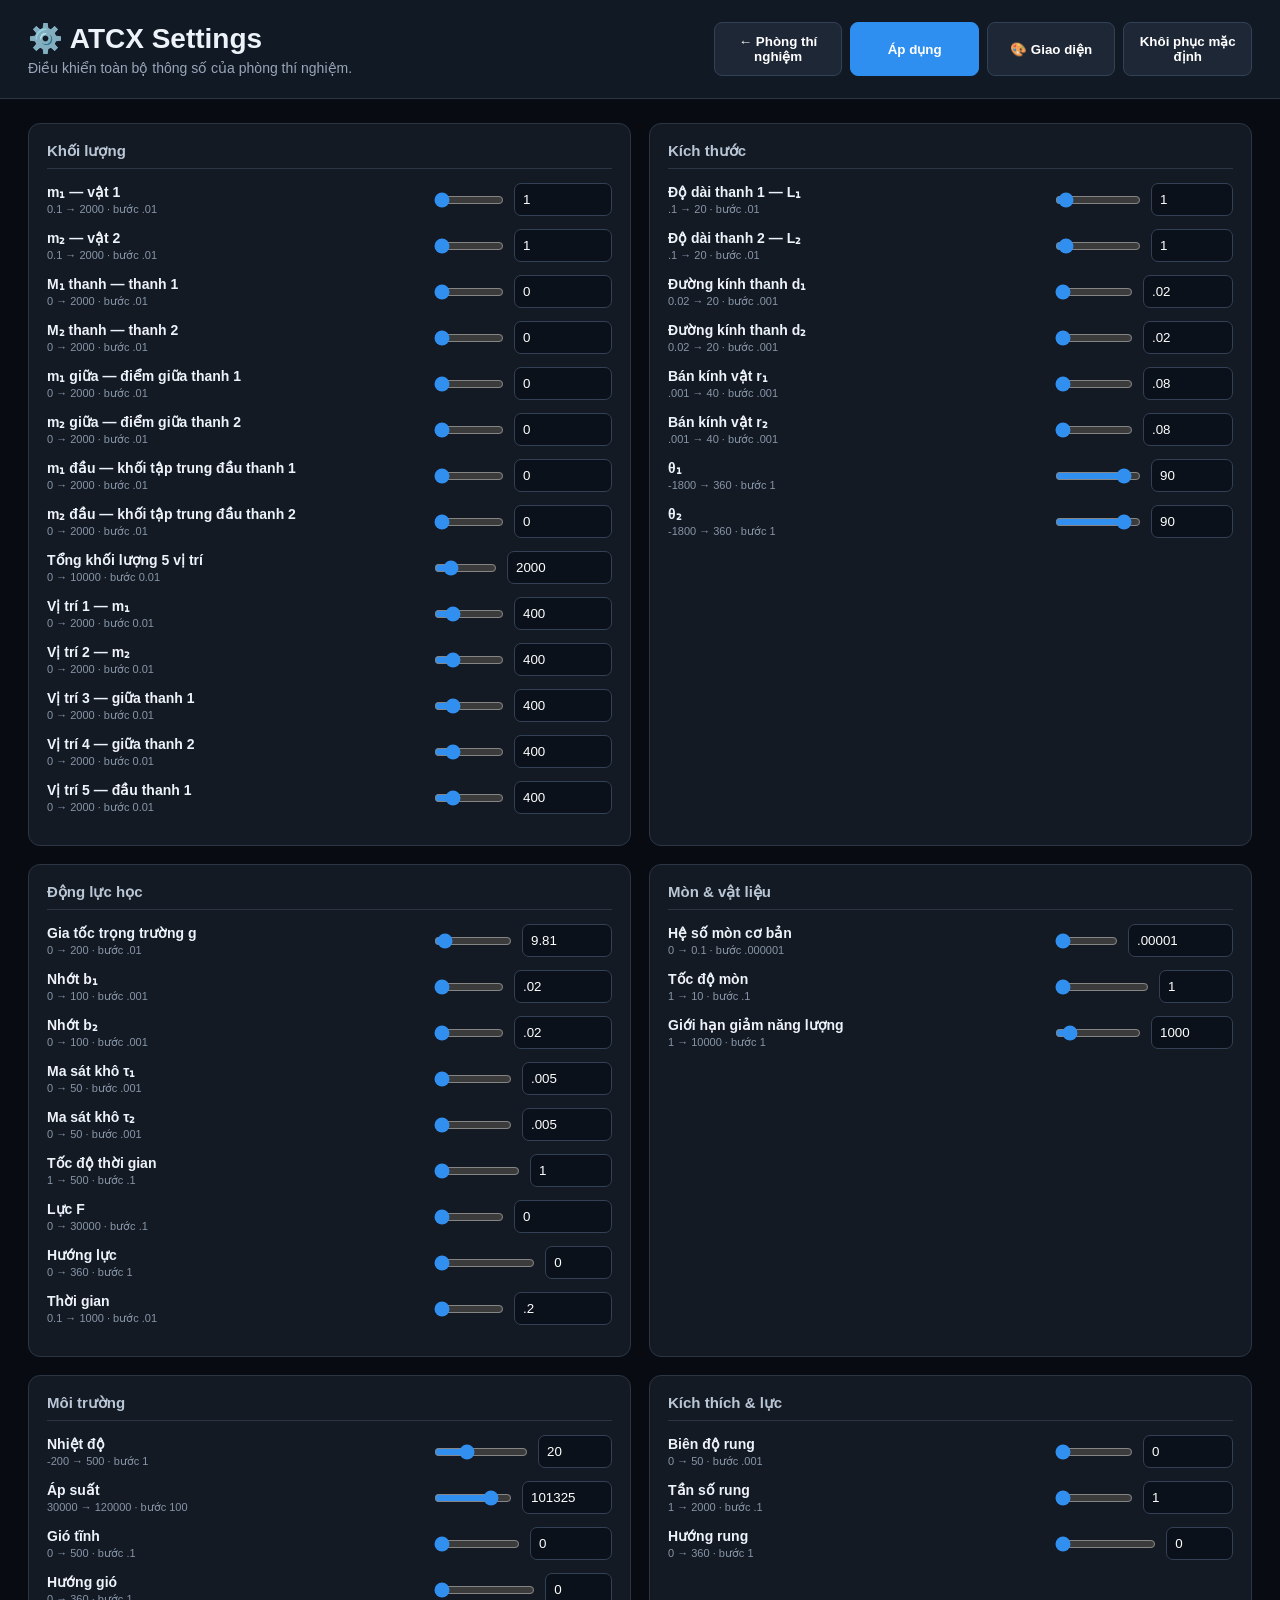
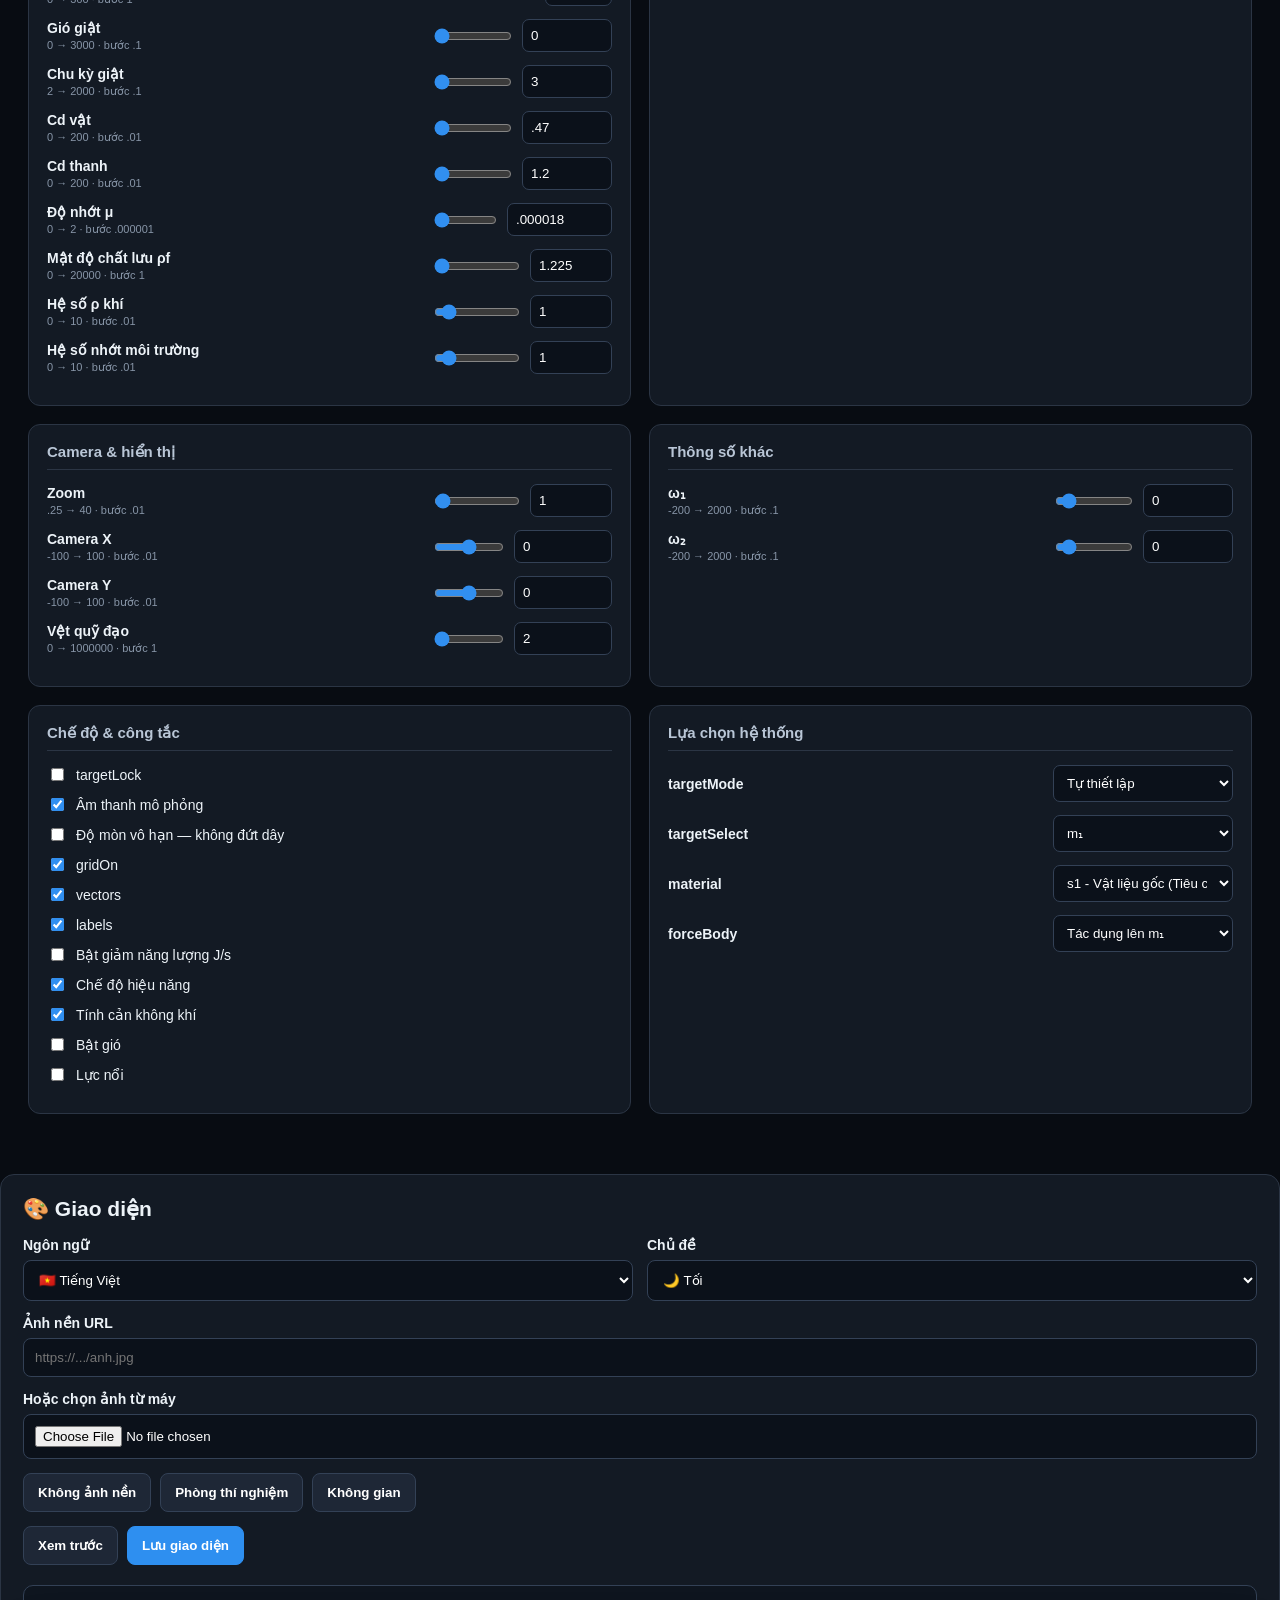
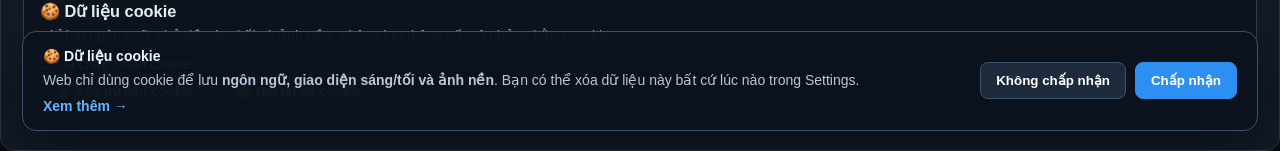
<file: settings.html>
<!DOCTYPE html>
<html lang="vi">
 <head>
  <meta charset="utf-8"/>
  <meta content="width=device-width,initial-scale=1" name="viewport"/>
  <title>
   ATCX — Settings
  </title>
  <link href="settings.css" rel="stylesheet"/>
  <script src="cookie-theme.js">
  </script>
 </head>
 <body>
  <div class="top">
   <div>
    <h1>
     ⚙️ ATCX Settings
    </h1>
    <p>
     Điều khiển toàn bộ thông số của phòng thí nghiệm.
    </p>
   </div>
   <div class="actions">
    <button id="back">
     ← Phòng thí nghiệm
    </button>
    <button class="primary" id="apply">
     Áp dụng
    </button>
    <button id="quickUI">
     🎨 Giao diện
    </button>
    <button id="reset">
     Khôi phục mặc định
    </button>
   </div>
  </div>
  <div aria-hidden="true" class="quick-ui" id="quickUIPanel">
   <div class="quick-ui-head">
    <strong>
     🎨 Giao diện nhanh
    </strong>
    <button id="quickUIClose" type="button">
     ×
    </button>
   </div>
   <div class="quick-ui-grid">
    <label>
     Ngôn ngữ
     <select id="quickLang">
      <option value="vi">
       🇻🇳 Tiếng Việt
      </option>
      <option value="en">
       🇬🇧 English
      </option>
     </select>
    </label>
    <label>
     Chủ đề
     <select id="quickTheme">
      <option value="dark">
       🌙 Tối
      </option>
      <option value="light">
       ☀️ Sáng
      </option>
     </select>
    </label>
    <label class="wide">
     Ảnh nền URL
     <input id="quickBg" placeholder="https://.../anh.jpg" type="url"/>
    </label>
   </div>
   <div class="quick-presets">
    <button data-quick-bg="" type="button">
     Không ảnh nền
    </button>
    <button data-quick-bg="https://images.unsplash.com/photo-1532094349884-543bc11b234d?auto=format&amp;fit=crop&amp;w=1800&amp;q=80" type="button">
     Phòng thí nghiệm
    </button>
    <button data-quick-bg="https://images.unsplash.com/photo-1446776811953-b23d57bd21aa?auto=format&amp;fit=crop&amp;w=1800&amp;q=80" type="button">
     Không gian
    </button>
   </div>
   <div class="quick-cookie">
    <span id="quickCookieState">
     Cookie: —
    </span>
    <button id="quickCookieDelete" type="button">
     🗑️ Xóa cookie
    </button>
   </div>
   <div class="quick-actions">
    <button id="quickPreview" type="button">
     Xem trước
    </button>
    <button class="primary" id="quickSave" type="button">
     Lưu giao diện
    </button>
   </div>
  </div>
  <main id="settings">
  </main>
  <section class="ui-settings-card" id="uiSettings">
   <h2>
    🎨 Giao diện
   </h2>
   <div class="ui-grid">
    <label>
     Ngôn ngữ
     <select id="uiLang">
      <option value="vi">
       🇻🇳 Tiếng Việt
      </option>
      <option value="en">
       🇬🇧 English
      </option>
     </select>
    </label>
    <label>
     Chủ đề
     <select id="uiTheme">
      <option value="dark">
       🌙 Tối
      </option>
      <option value="light">
       ☀️ Sáng
      </option>
     </select>
    </label>
    <label class="wide">
     Ảnh nền URL
     <input id="uiBg" placeholder="https://.../anh.jpg" type="url"/>
    </label>
    <label class="wide">
     Hoặc chọn ảnh từ máy
     <input accept="image/*" id="uiBgFile" type="file"/>
    </label>
   </div>
   <div class="bg-presets">
    <button data-bg="">
     Không ảnh nền
    </button>
    <button data-bg="https://images.unsplash.com/photo-1532094349884-543bc11b234d?auto=format&amp;fit=crop&amp;w=1800&amp;q=80">
     Phòng thí nghiệm
    </button>
    <button data-bg="https://images.unsplash.com/photo-1446776811953-b23d57bd21aa?auto=format&amp;fit=crop&amp;w=1800&amp;q=80">
     Không gian
    </button>
   </div>
   <div class="ui-actions">
    <button id="uiPreview">
     Xem trước
    </button>
    <button class="primary" id="uiSave">
     Lưu giao diện
    </button>
   </div>
   <div class="cookie-card">
    <h3>
     🍪 Dữ liệu cookie
    </h3>
    <p>
     Chỉ lưu ngôn ngữ, chủ đề sáng/tối và ảnh nền. Không lưu thông số mô phỏng bằng cookie.
    </p>
    <div id="cookieState">
    </div>
    <button id="cookieDelete">
     🗑️ Xóa dữ liệu cookie
    </button>
    <button id="cookieReask">
     🍪 Hỏi lại về cookie
    </button>
   </div>
  </section>
  <div id="toast">
  </div>
  <script src="settings.js">
  </script>
  <script src="ui-settings.js">
  </script>
 </body>
</html>
</file>
<file: index.css>
* {
  box-sizing: border-box;
}

:root {
  --bg: #080c12;
  --panel: #131a24;
  --line: #2b3544;
  --txt: #edf3f8;
  --muted: #98a6b8;
  --blue: #58aaff;
  --green: #62e58a;
  --orange: #ffb64b;
  --red: #ff505c;
}

html,
body {
  margin: 0;
  width: 100%;
  height: 100%;
  overflow: hidden;
  background: var(--bg);
  color: var(--txt);
  font: 13px Arial;
}

.app {
  height: 100%;
  display: flex;
}

.stage {
  position: relative;
  flex: 1;
  min-width: 0;
}

canvas {
  width: 100%;
  height: 100%;
  display: block;
  cursor: grab;
}

canvas.dragging {
  cursor: grabbing;
}

.panel {
  width: 420px;
  background: var(--panel);
  border-left: 1px solid var(--line);
  padding: 16px;
  overflow: auto;
}

h1 {
  font-size: 20px;
  margin: 0;
}

.sub {
  color: var(--muted);
  margin: 4px 0 15px;
}

h2 {
  font-size: 12px;
  color: #b9c6d6;
  margin: 18px 0 9px;
  text-transform: uppercase;
  letter-spacing: 0.05em;
  border-bottom: 1px solid var(--line);
  padding-bottom: 4px;
}

.grid {
  display: grid;
  grid-template-columns: 1fr 1fr;
  gap: 8px;
}

.field {
  margin: 7px 0;
}

.lab {
  display: flex;
  justify-content: space-between;
  font-size: 11px;
  margin-bottom: 4px;
}

.val {
  color: var(--blue);
  font-family: monospace;
}

input[type="range"] {
  width: 100%;
  accent-color: #318ff0;
}

input[type="checkbox"] {
  accent-color: #318ff0;
}

button,
select {
  width: 100%;
  padding: 9px;
  border: 1px solid var(--line);
  border-radius: 7px;
  background: #1e2736;
  color: #fff;
  font-weight: 700;
  margin-top: 6px;
  cursor: pointer;
}

button:hover,
select:hover {
  background: #2a374a;
}

button.primary {
  background: #2e8ff0;
  border: 0;
}

button.force {
  background: #a47a20;
  border: 0;
}

.check {
  display: flex;
  gap: 7px;
  align-items: center;
  margin: 7px 0;
  color: #cfd8e3;
  font-size: 12px;
  cursor: pointer;
}

.info {
  background: #090e15;
  border: 1px solid var(--line);
  border-radius: 8px;
  padding: 10px;
  font: 11px/1.7 monospace;
  margin-bottom: 10px;
}

.info b {
  color: var(--blue);
  font-weight: 400;
}

.info b.grn {
  color: var(--green);
}

.info b.org {
  color: var(--orange);
}

.info b.red {
  color: var(--red);
}

.note {
  font-size: 10px;
  color: #8795a7;
  line-height: 1.5;
  margin-bottom: 10px;
}

.sec-title {
  color: #7a94b5;
  font-weight: bold;
  margin-top: 8px;
  display: block;
  border-bottom: 1px dashed #202b3a;
  padding-bottom: 2px;
  font-family: Arial;
}

.energy-panel {
  background: #0c121c;
  padding: 10px;
  border-radius: 6px;
  border: 1px solid var(--line);
  margin-bottom: 12px;
}

.meter-wrap {
  display: flex;
  align-items: center;
  font-size: 10px;
  margin: 6px 0;
  font-family: Arial;
}

.meter-label {
  width: 90px;
  color: var(--muted);
}

.meter {
  flex: 1;
  height: 10px;
  background: #1a222e;
  border-radius: 5px;
  overflow: hidden;
  position: relative;
}

.meter > div {
  height: 100%;
  transition: width 0.1s ease-out;
}

.meter-val {
  position: absolute;
  right: 4px;
  top: -1px;
  font-size: 9px;
  line-height: 12px;
  font-family: monospace;
  text-shadow: 1px 1px 0 #000;
  color: #fff;
}

.panel {
  transition: margin-right 0.3s cubic-bezier(0.4, 0, 0.2, 1);
  margin-right: 0;
  flex-shrink: 0;
  z-index: 5;
}

.panel.collapsed {
  margin-right: -420px;
  box-shadow: none;
  border-left: none;
}

.toggle-btn {
  position: absolute;
  right: 0;
  top: 50%;
  transform: translateY(-50%);
  width: 24px;
  height: 60px;
  background: var(--panel);
  border: 1px solid var(--line);
  border-right: none;
  border-radius: 8px 0 0 8px;
  cursor: pointer;
  display: flex;
  align-items: center;
  justify-content: center;
  color: var(--blue);
  z-index: 10;
  font-size: 12px;
  transition: background 0.2s, transform 0.3s;
}

.toggle-btn:hover {
  background: #1e2736;
  color: #fff;
}

.toggle-btn.flipped {
  transform: translateY(-50%) scaleX(-1);
  background: rgba(19, 26, 36, 0.7);
  border-right: 1px solid var(--line);
}

.copyright {
  position: fixed;
  left: 50%;
  bottom: 8px;
  transform: translateX(-50%);
  width: max-content;
  text-align: center;
  font-size: 13px;
  line-height: 1.6;
  color: #8fa3b8;
  z-index: 9999;
  pointer-events: none;
  white-space: nowrap;
}

.research-box {
  background: #0c121c;
  border: 1px solid #31445e;
  border-radius: 8px;
  padding: 10px;
  margin-bottom: 12px;
}

.research-presets {
  display: grid;
  grid-template-columns: repeat(3, 1fr);
  gap: 6px;
}

.research-presets button {
  margin-top: 0;
  padding: 7px 4px;
  font-size: 11px;
}

.energy-status {
  margin-top: 8px;
  padding: 7px 8px;
  border: 1px solid var(--line);
  border-radius: 6px;
  text-align: center;
  font-weight: 700;
  color: var(--txt);
  background: #101824;
}

.energy-status-detail{
  margin-top:6px;padding:8px 10px;border-left:3px solid #3b82f6;border-radius:6px;
  background:#0b141f;color:#d9e7f5;font-size:10.5px;line-height:1.55;
}
.energy-alert{
  margin-top:6px;padding:7px 9px;border:1px solid #29374a;border-radius:6px;
  background:#101923;color:#b9c9d9;font-size:10px;line-height:1.45;
}
.energy-status-grid{margin-top:6px}
.energy-status-grid span{font-size:11px}


.field > .number-editor,
.range-number-row > .number-editor {
  width: 100%;
}
.number-editor {
  margin-top: 5px;
  padding: 6px 8px;
  border: 1px solid var(--line);
  border-radius: 6px;
  background: #0b111a;
  color: var(--txt);
  font: 11px monospace;
  outline: none;
}
.number-editor:focus {
  border-color: var(--blue);
  box-shadow: 0 0 0 2px rgba(88,170,255,.12);
}
.mass-tools {
  background: #0c121c;
  border: 1px solid var(--line);
  border-radius: 8px;
  padding: 10px;
}
.mass-total-row {
  display: flex;
  align-items: center;
  gap: 7px;
  color: var(--muted);
  font-size: 11px;
  margin-bottom: 8px;
}
.mass-total-row label { flex: 1; color: var(--txt); font-weight: 700; }
.mass-total-row input[type="range"] { flex: 1.6; width: auto; }
.mass-five-grid {
  display: grid;
  grid-template-columns: 1fr 1fr;
  gap: 7px;
}
.mass-slider {
  margin: 4px 0;
}
.mass-slider input[type="range"] {
  width: 100%;
  margin-top: 2px;
}
.mass-actions {
  display: grid;
  grid-template-columns: 1fr 1fr;
  gap: 7px;
  margin-top: 5px;
}
.mass-actions button { margin-top: 0; }
@media(max-width:760px){
  .panel{width:100%}
  .mass-five-grid,.mass-actions{grid-template-columns:1fr}
}


.energy-detail-line{
  margin-top:8px;padding:8px 10px;border:1px solid #2b3a50;border-radius:7px;
  background:#0c131d;color:#d9e7f5;font:11px ui-monospace,monospace;line-height:1.45;
}
.energy-detail-grid{display:grid;grid-template-columns:1fr 1fr;gap:6px;margin-top:7px}
.energy-detail-grid>div{padding:7px 8px;border:1px solid #29374a;border-radius:6px;background:#101923}
.energy-detail-grid b{display:block;font-size:10px;color:#8fa5bb;margin-bottom:3px}
.energy-detail-grid span{font:12px ui-monospace,monospace;color:#fff}
.energy-breakdown{margin-top:7px;border:1px solid #29374a;border-radius:6px;background:#0e1620}
.energy-breakdown summary{cursor:pointer;padding:7px 9px;color:#cfe0ef;font-size:11px;font-weight:700}
.break-grid{display:grid;grid-template-columns:1fr auto 1fr auto;gap:5px 8px;padding:7px 9px;border-top:1px solid #29374a;font:10px ui-monospace,monospace}
.break-grid span{color:#8298ad}.break-grid b{color:#fff;text-align:right}
.hover-info{
  position:absolute;left:14px;top:14px;z-index:5;pointer-events:auto;min-width:255px;max-width:360px;
  padding:10px 12px;border:1px solid #34455c;border-radius:9px;background:rgba(8,13,20,.93);
  box-shadow:0 8px 28px rgba(0,0,0,.35);color:#cdd9e5;font:11px ui-monospace,monospace;line-height:1.55;
}
.hover-title{color:#fff;font-weight:800;font-size:12px;margin-bottom:3px}
#hoverDetail{color:#70d8a0;margin-bottom:2px}

.prediction-panel{position:absolute;left:14px;top:270px;width:min(440px,calc(100% - 28px));padding:12px;border:1px solid rgba(120,170,255,.35);border-radius:14px;background:rgba(8,12,20,.9);backdrop-filter:blur(8px);z-index:5;box-shadow:0 10px 30px rgba(0,0,0,.25);font:11px ui-monospace,monospace;color:#cdd9e5}
.prediction-panel[hidden]{display:none}
.prediction-grid{display:grid;grid-template-columns:1fr 1fr;gap:8px;margin:8px 0}.prediction-grid label{display:flex;flex-direction:column;gap:4px;font-size:11px}.prediction-grid select,.prediction-grid input{width:100%;box-sizing:border-box;padding:7px;border-radius:8px;border:1px solid rgba(255,255,255,.15);background:#101722;color:inherit}.prediction-grid label:last-child{grid-column:1/-1}
#predictionCurrent{padding:8px;border-radius:8px;background:rgba(255,255,255,.045);line-height:1.5}
.prediction-results-title{margin-top:10px;padding-top:10px;border-top:1px solid rgba(120,170,255,.2)}
#predictionTableWrap{max-height:220px;overflow:auto}
.prediction-table{width:100%;border-collapse:collapse;font:10px ui-monospace,monospace}.prediction-table th,.prediction-table td{padding:5px 6px;border-bottom:1px solid #29374a;text-align:right;white-space:nowrap}.prediction-table th:first-child,.prediction-table td:first-child{text-align:left}.prediction-table th{color:#8fa5bb;position:sticky;top:0;background:#101923}.prediction-table td{color:#eef5ff}
html[data-theme="light"] .prediction-panel{background:rgba(248,251,255,.94)!important;color:#17202b!important;border-color:#aebdce!important}html[data-theme="light"] .prediction-panel *{color:inherit}html[data-theme="light"] .prediction-table th{background:#eef3f8}
@media(max-width:700px){.prediction-panel{position:relative;left:auto;top:auto;margin:10px;width:auto}}
.target-panel{position:absolute;left:14px;top:14px;width:min(420px,calc(100% - 28px));padding:12px;border:1px solid rgba(120,170,255,.35);border-radius:14px;background:rgba(8,12,20,.88);backdrop-filter:blur(8px);z-index:5;box-shadow:0 10px 30px rgba(0,0,0,.25)}
.target-grid{display:grid;grid-template-columns:1fr 1fr;gap:8px;margin:8px 0}.target-grid label{font-size:12px;display:flex;flex-direction:column;gap:4px}.target-grid select{width:100%;padding:7px;border-radius:8px;border:1px solid rgba(255,255,255,.15);background:#101722;color:inherit}.target-actions{display:flex;align-items:center;gap:8px;flex-wrap:wrap}.target-actions button{padding:7px 10px;border-radius:8px;border:1px solid rgba(120,170,255,.4);background:#172338;color:inherit;cursor:pointer}.target-panel .check{margin:0}.target-note{font-size:11px;line-height:1.4;opacity:.75;margin-top:8px}.target-panel #targetLive{font-size:12px;line-height:1.5;margin-top:8px;padding:8px;border-radius:8px;background:rgba(255,255,255,.045)}
@media(max-width:700px){.target-panel{position:relative;left:auto;top:auto;margin:10px;width:auto}.stage{display:flex;flex-direction:column}}

.settings-link{margin:0 0 8px;background:#26364a;border:1px solid #3b4c63}.draggable-panel{touch-action:none}.drag-handle{cursor:move;user-select:none}

:root{--atcx-bg-image:none}
body{transition:background .2s,color .2s}
body.atcx-custom-bg{background-image:linear-gradient(rgba(5,10,16,.72),rgba(5,10,16,.78)),var(--atcx-bg-image)!important;background-size:cover!important;background-position:center!important;background-attachment:fixed!important}
html[data-theme="light"] body{background:#eef3f8!important;color:#17202b!important}
html[data-theme="light"] .stage{background:#e8eef5!important}
html[data-theme="light"] .panel,html[data-theme="light"] .target-panel,html[data-theme="light"] .hover-panel{background:rgba(248,251,255,.94)!important;color:#17202b!important;border-color:#aebdce!important}
html[data-theme="light"] .target-panel *,html[data-theme="light"] .hover-panel *{color:inherit}
html[data-theme="light"] input,html[data-theme="light"] select{background:#fff!important;color:#17202b!important;border-color:#9eafc2!important}
html[data-theme="light"] body.atcx-custom-bg{background-image:linear-gradient(rgba(240,246,252,.72),rgba(240,246,252,.78)),var(--atcx-bg-image)!important}
#atcx-cookie-banner{position:fixed;left:22px;right:22px;bottom:20px;z-index:99999;display:flex;justify-content:space-between;align-items:center;gap:20px;padding:16px 20px;border:1px solid #3d516b;border-radius:14px;background:rgba(12,19,29,.97);box-shadow:0 16px 50px rgba(0,0,0,.4);color:#eef5ff;font:14px Arial}
#atcx-cookie-banner p{margin:6px 0 0;color:#b9c7d8;line-height:1.45}
.atcx-cookie-actions{display:flex;gap:9px;white-space:nowrap}.atcx-cookie-actions button{padding:10px 15px;border:1px solid #3d536f;border-radius:8px;background:#1d2a3b;color:#fff;cursor:pointer;font-weight:700}.atcx-cookie-actions button:last-child{background:#2d8ff0;border-color:#2d8ff0}
@media(max-width:700px){#atcx-cookie-banner{left:10px;right:10px;bottom:10px;flex-direction:column;align-items:stretch}.atcx-cookie-actions{justify-content:flex-end}}

.physics-model-note{margin:8px 0 12px;padding:10px 12px;border:1px solid rgba(90,130,180,.35);border-radius:10px;background:rgba(30,50,75,.35);font-size:12px;line-height:1.55;color:#cbd8e8}
</file>
<file: double-pendulum.css>
*{box-sizing:border-box}
:root{--bg:#080c12;--panel:#131a24;--line:#2b3544;--txt:#edf3f8;--muted:#98a6b8;--blue:#58aaff;--green:#62e58a;--orange:#ffb64b;--red:#ff505c}
html,body{margin:0;width:100%;height:100%;overflow:hidden;background:var(--bg);color:var(--txt);font:13px Arial}
.app{height:100%;display:flex}
.stage{position:relative;flex:1;min-width:0}
canvas{width:100%;height:100%;display:block;cursor:grab}
canvas.dragging{cursor:grabbing}
.panel{width:420px;background:var(--panel);border-left:1px solid var(--line);padding:16px;overflow:auto}
h1{font-size:20px;margin:0}.sub{color:var(--muted);margin:4px 0 15px}
h2{font-size:12px;color:#b9c6d6;margin:18px 0 9px;text-transform:uppercase;letter-spacing:.05em;border-bottom:1px solid var(--line);padding-bottom:4px}
.grid{display:grid;grid-template-columns:1fr 1fr;gap:8px}
.field{margin:7px 0}.lab{display:flex;justify-content:space-between;font-size:11px;margin-bottom:4px}.val{color:var(--blue);font-family:monospace}
input[type=range]{width:100%;accent-color:#318ff0}
input[type=checkbox]{accent-color:#318ff0}
button,select{width:100%;padding:9px;border:1px solid var(--line);border-radius:7px;background:#1e2736;color:#fff;font-weight:700;margin-top:6px;cursor:pointer}
button:hover,select:hover{background:#2a374a}
button.primary{background:#2e8ff0;border:0}button.force{background:#a47a20;border:0}
.check{display:flex;gap:7px;align-items:center;margin:7px 0;color:#cfd8e3;font-size:12px;cursor:pointer}
.info{background:#090e15;border:1px solid var(--line);border-radius:8px;padding:10px;font:11px/1.7 monospace;margin-bottom:10px}
.info b{color:var(--blue);font-weight:400}
.info b.grn{color:var(--green)}
.info b.org{color:var(--orange)}
.info b.red{color:var(--red)}
.note{font-size:10px;color:#8795a7;line-height:1.5;margin-bottom:10px}
.sec-title{color:#7a94b5;font-weight:bold;margin-top:8px;display:block;border-bottom:1px dashed #202b3a;padding-bottom:2px;font-family:Arial}


.energy-panel { background: #0c121c; padding: 10px; border-radius: 6px; border: 1px solid var(--line); margin-bottom: 12px; }
.meter-wrap { display: flex; align-items: center; font-size: 10px; margin: 6px 0; font-family: Arial; }
.meter-label { width: 90px; color: var(--muted); }
.meter { flex: 1; height: 10px; background: #1a222e; border-radius: 5px; overflow: hidden; position: relative; }
.meter > div { height: 100%; transition: width 0.1s ease-out; }
.meter-val { position: absolute; right: 4px; top: -1px; font-size: 9px; line-height: 12px; font-family: monospace; text-shadow: 1px 1px 0 #000; color: #fff;}


.panel { transition: margin-right 0.3s cubic-bezier(0.4, 0, 0.2, 1); margin-right: 0; flex-shrink: 0; z-index: 5; }
.panel.collapsed { margin-right: -420px; box-shadow: none; border-left: none; }
.toggle-btn {
  position: absolute; right: 0; top: 50%; transform: translateY(-50%);
  width: 24px; height: 60px; background: var(--panel); border: 1px solid var(--line); border-right: none;
  border-radius: 8px 0 0 8px; cursor: pointer; display: flex; align-items: center; justify-content: center;
  color: var(--blue); z-index: 10; font-size: 12px; transition: background 0.2s, transform 0.3s;
}
.toggle-btn:hover { background: #1e2736; color: #fff; }
.toggle-btn.flipped {
  transform: translateY(-50%) scaleX(-1);
  background: rgba(19, 26, 36, 0.7);
  border-right: 1px solid var(--line);
}
</file>
<file: settings.css>
*{box-sizing:border-box}html,body{margin:0;min-height:100%;background:#080c12;color:#edf3f8;font:14px Arial}.top{position:sticky;top:0;z-index:5;display:flex;justify-content:space-between;gap:20px;align-items:center;padding:22px 28px;background:#111925;border-bottom:1px solid #2b3544}h1{margin:0 0 5px;font-size:28px}p{margin:0;color:#98a6b8}.actions{display:flex;gap:8px;min-width:380px}.actions button{flex:1}button{padding:11px 14px;border:1px solid #334156;border-radius:8px;background:#1e2736;color:#fff;font-weight:700;cursor:pointer}button.primary{background:#2e8ff0;border-color:#2e8ff0}.actions button:hover{filter:brightness(1.12)}main{padding:24px 28px 60px;display:grid;grid-template-columns:repeat(2,minmax(420px,1fr));gap:18px;max-width:1500px;margin:auto}.card{background:#131a24;border:1px solid #2b3544;border-radius:12px;padding:18px}.card h2{margin:0 0 14px;font-size:15px;color:#b9c6d6;border-bottom:1px solid #2b3544;padding-bottom:8px}.row{display:grid;grid-template-columns:1fr 180px;gap:14px;align-items:center;margin:13px 0}.name{font-weight:700}.desc{font-size:11px;color:#8795a7;margin-top:3px}.control{display:flex;align-items:center;gap:8px}.control input[type=range]{width:100%;accent-color:#318ff0}.num{width:105px;padding:8px;border:1px solid #334156;border-radius:7px;background:#0b111a;color:#fff}.checkrow{display:flex;align-items:center;gap:9px;margin:11px 0}.checkrow input{accent-color:#318ff0}.select{width:100%;padding:9px;border:1px solid #334156;border-radius:7px;background:#0b111a;color:#fff}#toast{position:fixed;right:24px;bottom:24px;background:#1f3046;border:1px solid #3b5d83;padding:12px 16px;border-radius:9px;opacity:0;transform:translateY(10px);transition:.2s}#toast.show{opacity:1;transform:translateY(0)}@media(max-width:900px){main{grid-template-columns:1fr}.top{position:static;flex-direction:column;align-items:stretch}.actions{min-width:0}}
:root{--atcx-bg-image:none}
body{transition:background .2s,color .2s}
body.atcx-custom-bg{background-image:linear-gradient(rgba(5,10,16,.72),rgba(5,10,16,.78)),var(--atcx-bg-image)!important;background-size:cover!important;background-position:center!important;background-attachment:fixed!important}
html[data-theme="light"] body{background:#eef3f8!important;color:#17202b!important}
html[data-theme="light"] .stage{background:#e8eef5!important}
html[data-theme="light"] .panel,html[data-theme="light"] .target-panel,html[data-theme="light"] .hover-panel{background:rgba(248,251,255,.94)!important;color:#17202b!important;border-color:#aebdce!important}
html[data-theme="light"] .target-panel *,html[data-theme="light"] .hover-panel *{color:inherit}
html[data-theme="light"] input,html[data-theme="light"] select{background:#fff!important;color:#17202b!important;border-color:#9eafc2!important}
html[data-theme="light"] body.atcx-custom-bg{background-image:linear-gradient(rgba(240,246,252,.72),rgba(240,246,252,.78)),var(--atcx-bg-image)!important}
#atcx-cookie-banner{position:fixed;left:22px;right:22px;bottom:20px;z-index:99999;display:flex;justify-content:space-between;align-items:center;gap:20px;padding:16px 20px;border:1px solid #3d516b;border-radius:14px;background:rgba(12,19,29,.97);box-shadow:0 16px 50px rgba(0,0,0,.4);color:#eef5ff;font:14px Arial}
#atcx-cookie-banner p{margin:6px 0 0;color:#b9c7d8;line-height:1.45}
.atcx-cookie-actions{display:flex;gap:9px;white-space:nowrap}.atcx-cookie-actions button{padding:10px 15px;border:1px solid #3d536f;border-radius:8px;background:#1d2a3b;color:#fff;cursor:pointer;font-weight:700}.atcx-cookie-actions button:last-child{background:#2d8ff0;border-color:#2d8ff0}
.atcx-cookie-more{display:inline-block;margin-top:8px;color:#65b4ff;text-decoration:none;font-weight:700}.atcx-cookie-more:hover{text-decoration:underline}
@media(max-width:700px){#atcx-cookie-banner{left:10px;right:10px;bottom:10px;flex-direction:column;align-items:stretch}.atcx-cookie-actions{justify-content:flex-end}}

.ui-settings-card{grid-column:1/-1;background:#131a24;border:1px solid #2b3544;border-radius:14px;padding:22px}.ui-settings-card h2{margin:0 0 16px}.ui-grid{display:grid;grid-template-columns:repeat(2,minmax(280px,1fr));gap:14px}.ui-grid label{display:flex;flex-direction:column;gap:7px;font-weight:700}.ui-grid .wide{grid-column:1/-1}.ui-grid select,.ui-grid input{padding:11px;border:1px solid #334156;border-radius:8px;background:#0b111a;color:#fff}.bg-presets,.ui-actions{display:flex;gap:9px;flex-wrap:wrap;margin-top:14px}.cookie-card{margin-top:20px;padding:16px;border:1px solid #334156;border-radius:10px;background:#0e151f}.cookie-card h3{margin:0 0 7px}.cookie-card p{margin:0 0 12px;color:#9eacbd}.cookie-card button{margin-right:8px}.ui-actions .primary{background:#2e8ff0}.atcx-preview-bg{min-height:110px;margin-top:14px;border-radius:10px;background-size:cover;background-position:center;border:1px solid #334156}
html[data-theme="light"] .ui-settings-card,html[data-theme="light"] .card{background:#f8fbff;color:#17202b;border-color:#b8c7d6}html[data-theme="light"] .ui-settings-card input,html[data-theme="light"] .ui-settings-card select,html[data-theme="light"] .num,html[data-theme="light"] .select{background:#fff;color:#17202b}
@media(max-width:900px){.ui-grid{grid-template-columns:1fr}.ui-grid .wide{grid-column:auto}}

.quick-ui{position:fixed;top:82px;right:28px;z-index:50;width:min(520px,calc(100vw - 32px));padding:16px;border:1px solid #3a4b63;border-radius:14px;background:rgba(15,23,34,.98);box-shadow:0 20px 70px rgba(0,0,0,.5);display:none;backdrop-filter:blur(12px)}.quick-ui.open{display:block}.quick-ui-head{display:flex;align-items:center;justify-content:space-between;gap:12px;margin-bottom:14px;font-size:16px}.quick-ui-head button{width:36px;height:36px;padding:0;font-size:22px}.quick-ui-grid{display:grid;grid-template-columns:1fr 1fr;gap:12px}.quick-ui-grid label{display:flex;flex-direction:column;gap:7px;font-weight:700}.quick-ui-grid .wide{grid-column:1/-1}.quick-ui-grid select,.quick-ui-grid input{width:100%;padding:10px;border:1px solid #334156;border-radius:8px;background:#0b111a;color:#fff}.quick-presets,.quick-cookie,.quick-actions{display:flex;gap:8px;flex-wrap:wrap;margin-top:12px}.quick-cookie{align-items:center;justify-content:space-between;padding:10px;border:1px solid #334156;border-radius:9px;background:#0c141e}.quick-actions{justify-content:flex-end}.quick-actions button{min-width:110px}.quick-ui-backdrop{position:fixed;inset:0;z-index:49;display:none}.quick-ui-backdrop.open{display:block}@media(max-width:700px){.quick-ui{top:70px;right:10px}.quick-ui-grid{grid-template-columns:1fr}.quick-ui-grid .wide{grid-column:auto}}html[data-theme="light"] .quick-ui{background:rgba(248,251,255,.98);color:#17202b;border-color:#b8c7d6}html[data-theme="light"] .quick-ui-grid input,html[data-theme="light"] .quick-ui-grid select{background:#fff;color:#17202b;border-color:#9eafc2}

/* ===== ATCX PAGE TRANSITION ===== */
body{opacity:0;animation:atcxPageIn .45s ease forwards}
@keyframes atcxPageIn{from{opacity:0;transform:translateY(8px)}to{opacity:1;transform:translateY(0)}}
body.atcx-page-leaving{animation:atcxPageOut .28s ease forwards;pointer-events:none}
@keyframes atcxPageOut{from{opacity:1;transform:translateY(0)}to{opacity:0;transform:translateY(-8px)}}
.atcx-cookie-more{display:inline-flex;align-items:center;gap:5px;margin-top:8px;font-weight:800;text-decoration:none;transition:transform .2s ease,opacity .2s ease}
.atcx-cookie-more:hover{transform:translateX(4px);opacity:.85}
</file>
